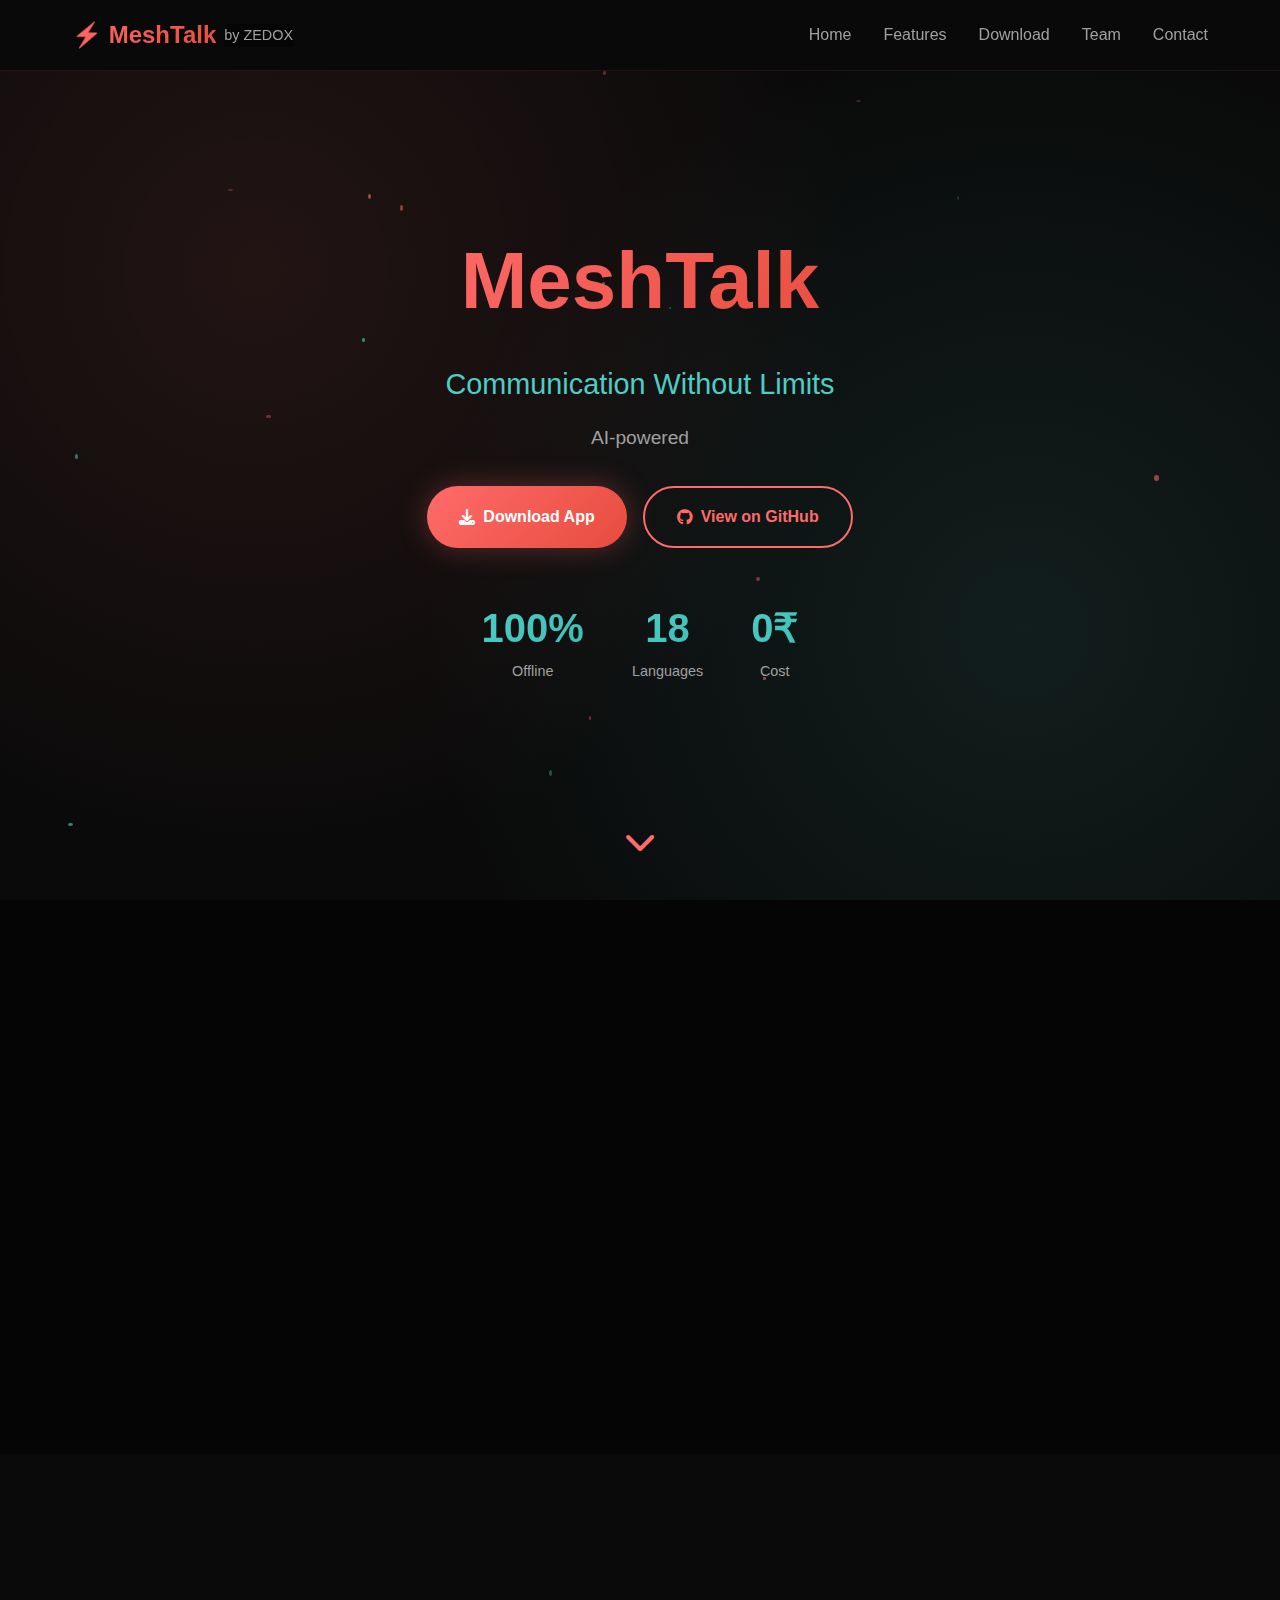
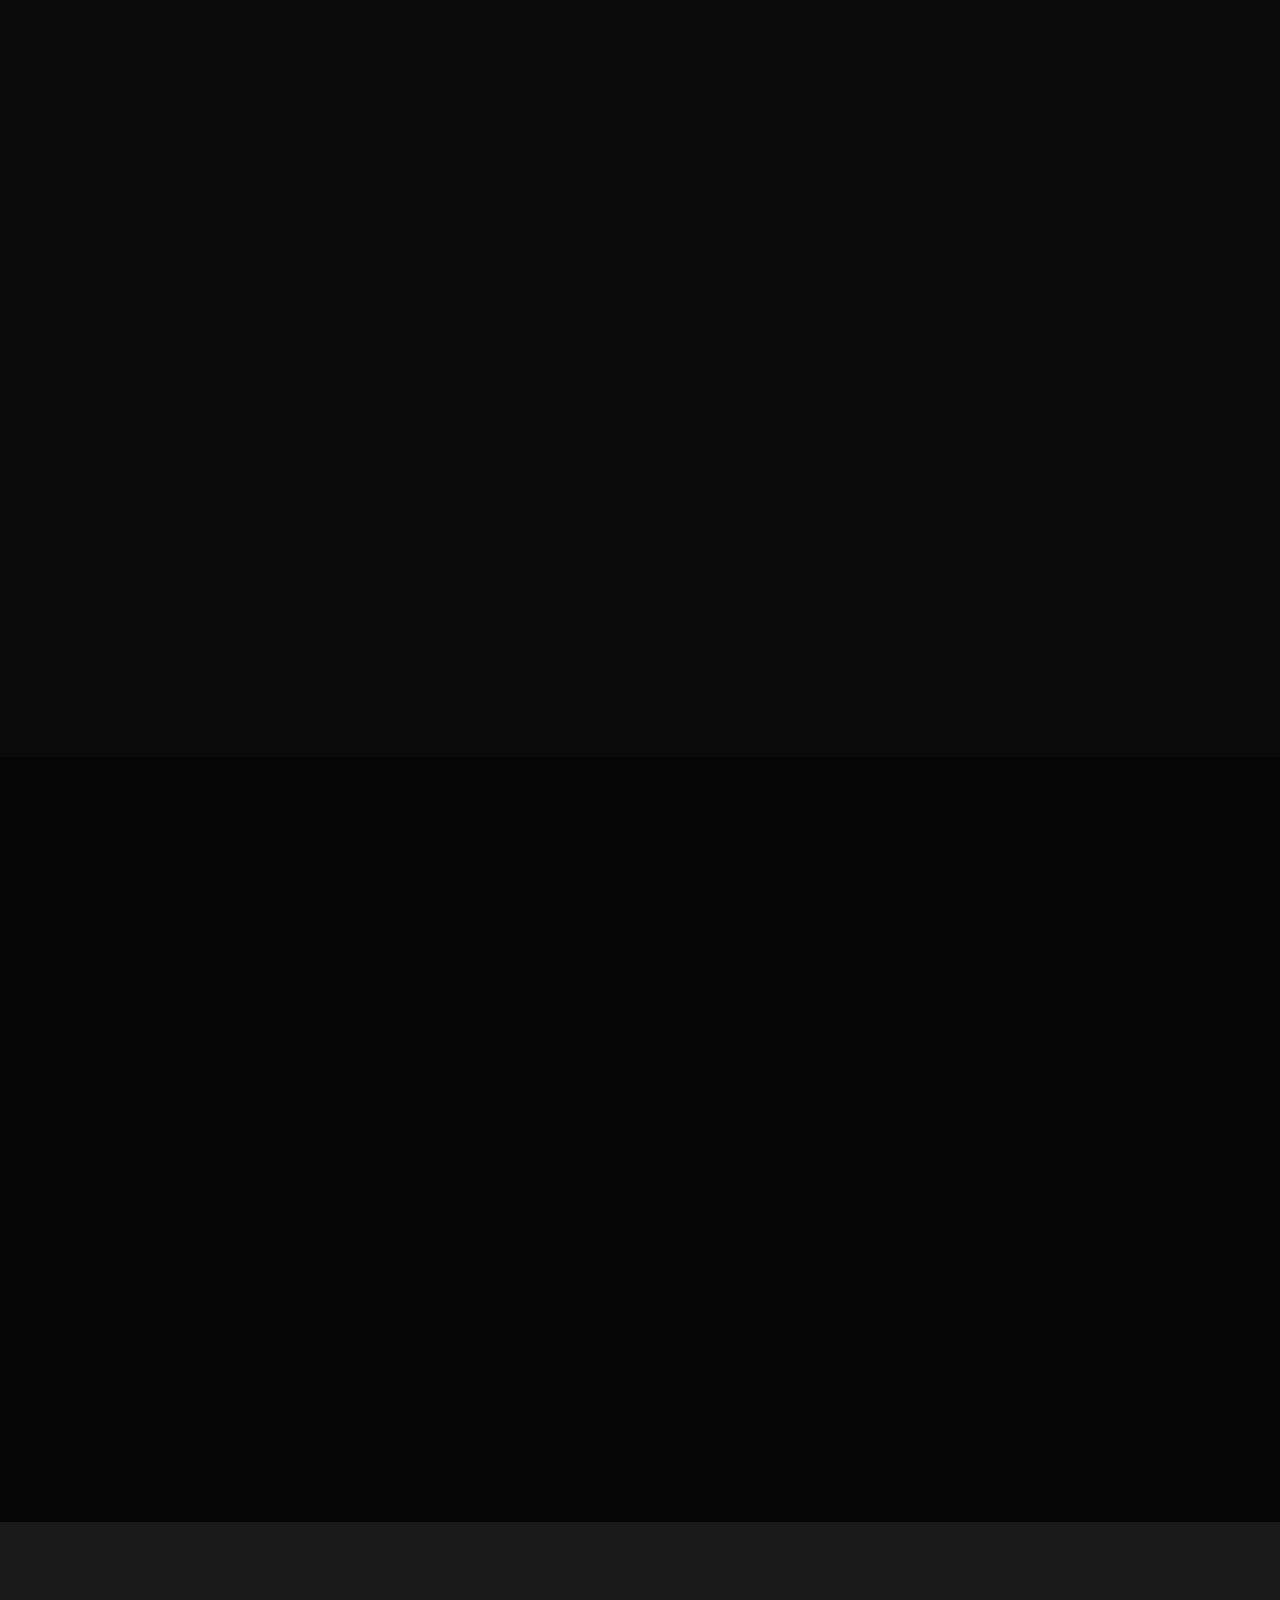
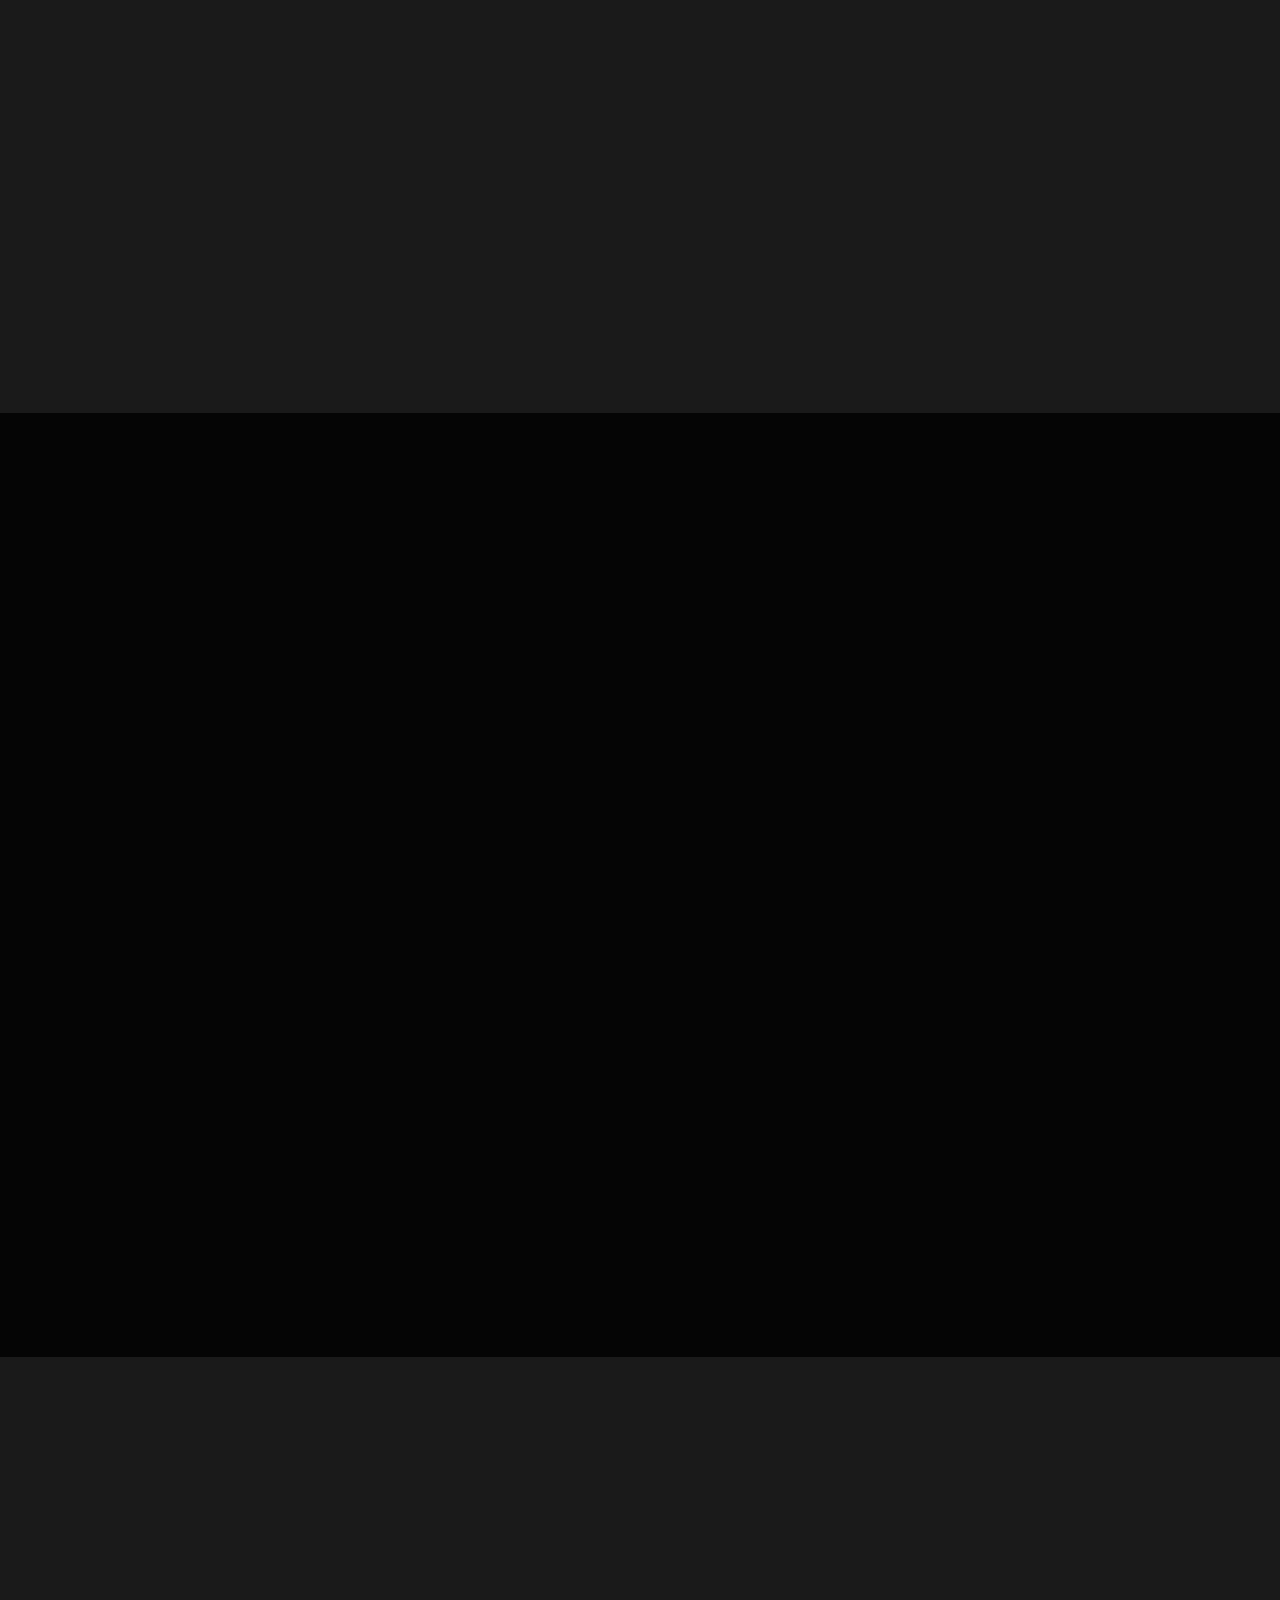
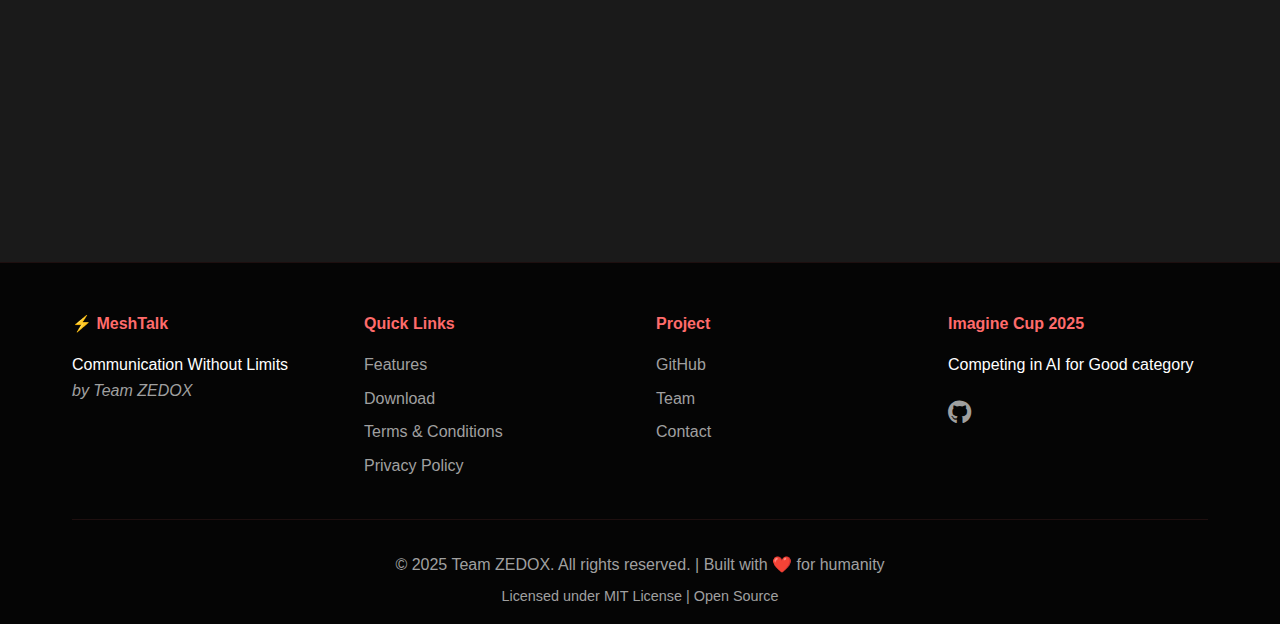
<file: docs/index.html>
<!DOCTYPE html>
<html lang="en">
<head>
    <meta charset="UTF-8">
    <meta name="viewport" content="width=device-width, initial-scale=1.0">
    <title>MeshTalk - Communication Without Limits | Team ZEDOX</title>
    <meta name="description" content="AI-powered offline mesh communication. Connect without internet using WiFi Direct and ML translation.">
    <link rel="stylesheet" href="css/style.css?v=3">
    <link rel="stylesheet" href="https://cdnjs.cloudflare.com/ajax/libs/font-awesome/6.4.0/css/all.min.css">
</head>
<body>
    <!-- Navigation -->
    <nav class="navbar">
        <div class="container">
            <div class="nav-brand">
                <span class="logo">⚡ MeshTalk</span>
                <span class="team">by ZEDOX</span>
            </div>
            <ul class="nav-menu" id="navMenu">
                <li><a href="#home" class="nav-link">Home</a></li>
                <li><a href="#features" class="nav-link">Features</a></li>
                <li><a href="#download" class="nav-link">Download</a></li>
                <li><a href="#team" class="nav-link">Team</a></li>
                <li><a href="#contact" class="nav-link">Contact</a></li>
            </ul>
            <div class="hamburger" id="hamburger">
                <span></span>
                <span></span>
                <span></span>
            </div>
        </div>
    </nav>

    <!-- Hero Section -->
    <section id="home" class="hero">
        <div class="hero-particles"></div>
        <div class="container">
            <div class="hero-content fade-in">
                <h1 class="glitch" data-text="MeshTalk">MeshTalk</h1>
                <p class="hero-subtitle">Communication Without Limits</p>
                <p class="hero-description">AI-powered offline mesh networking. Connect without internet, translate in real-time, stay safe in emergencies.</p>
                <div class="hero-buttons">
                    <a href="#download" class="btn btn-primary">
                        <i class="fas fa-download"></i> Download App
                    </a>
                    <a href="https://github.com/ybsolanki/zedox-mashtalk" class="btn btn-secondary" target="_blank">
                        <i class="fab fa-github"></i> View on GitHub
                    </a>
                </div>
                <div class="hero-stats">
                    <div class="stat">
                        <span class="stat-number">100%</span>
                        <span class="stat-label">Offline</span>
                    </div>
                    <div class="stat">
                        <span class="stat-number">50+</span>
                        <span class="stat-label">Languages</span>
                    </div>
                    <div class="stat">
                        <span class="stat-number">0₹</span>
                        <span class="stat-label">Cost</span>
                    </div>
                </div>
            </div>
        </div>
        <div class="scroll-indicator">
            <i class="fas fa-chevron-down"></i>
        </div>
    </section>

    <!-- Problem Section -->
    <section class="problem">
        <div class="container">
            <h2 class="section-title" data-aos="fade-up">The Global Challenge</h2>
            <div class="problem-grid">
                <div class="problem-card" data-aos="fade-up" data-aos-delay="100">
                    <div class="problem-icon">🌍</div>
                    <h3>3 Billion</h3>
                    <p>People lack reliable internet access</p>
                </div>
                <div class="problem-card" data-aos="fade-up" data-aos-delay="200">
                    <div class="problem-icon">🚨</div>
                    <h3>100+ Million</h3>
                    <p>Affected by disasters annually</p>
                </div>
                <div class="problem-card" data-aos="fade-up" data-aos-delay="300">
                    <div class="problem-icon">🗣️</div>
                    <h3>Language Barriers</h3>
                    <p>Prevent life-saving communication</p>
                </div>
            </div>
        </div>
    </section>

    <!-- Features Section -->
    <section id="features" class="features">
        <div class="container">
            <h2 class="section-title" data-aos="fade-up">Revolutionary Features</h2>
            <div class="features-grid">
                <div class="feature-card" data-aos="zoom-in" data-aos-delay="100">
                    <div class="feature-icon">
                        <i class="fas fa-wifi"></i>
                    </div>
                    <h3>100% Offline</h3>
                    <p>No internet? No problem. MeshTalk works anywhere, anytime using WiFi Direct technology.</p>
                </div>
                <div class="feature-card" data-aos="zoom-in" data-aos-delay="200">
                    <div class="feature-icon">
                        <i class="fas fa-language"></i>
                    </div>
                    <h3>AI Translation</h3>
                    <p>Real-time translation in 50+ languages, powered by on-device Google ML Kit.</p>
                </div>
                <div class="feature-card" data-aos="zoom-in" data-aos-delay="300">
                    <div class="feature-icon">
                        <i class="fas fa-exclamation-triangle"></i>
                    </div>
                    <h3>Emergency Detection</h3>
                    <p>AI automatically identifies and prioritizes urgent messages across all languages.</p>
                </div>
                <div class="feature-card" data-aos="zoom-in" data-aos-delay="400">
                    <div class="feature-icon">
                        <i class="fas fa-network-wired"></i>
                    </div>
                    <h3>Mesh Network</h3>
                    <p>Messages hop through unlimited devices, extending range infinitely.</p>
                </div>
                <div class="feature-card" data-aos="zoom-in" data-aos-delay="500">
                    <div class="feature-icon">
                        <i class="fas fa-shield-alt"></i>
                    </div>
                    <h3>Privacy First</h3>
                    <p>All data stays on your device. No servers, no tracking, complete privacy.</p>
                </div>
                <div class="feature-card" data-aos="zoom-in" data-aos-delay="600">
                    <div class="feature-icon">
                        <i class="fas fa-battery-three-quarters"></i>
                    </div>
                    <h3>Battery Optimized</h3>
                    <p>Efficient power management ensures hours of continuous communication.</p>
                </div>
            </div>
        </div>
    </section>

    <!-- How It Works -->
    <section class="how-it-works">
        <div class="container">
            <h2 class="section-title" data-aos="fade-up">How It Works</h2>
            <div class="timeline">
                <div class="timeline-item" data-aos="fade-right">
                    <div class="timeline-number">1</div>
                    <div class="timeline-content">
                        <h3>Discover Devices</h3>
                        <p>Open MeshTalk and automatically discover nearby phones (50-200m range)</p>
                    </div>
                </div>
                <div class="timeline-item" data-aos="fade-left">
                    <div class="timeline-number">2</div>
                    <div class="timeline-content">
                        <h3>Connect Instantly</h3>
                        <p>Tap a device to connect via WiFi Direct - no internet needed</p>
                    </div>
                </div>
                <div class="timeline-item" data-aos="fade-right">
                    <div class="timeline-number">3</div>
                    <div class="timeline-content">
                        <h3>Send Messages</h3>
                        <p>Type in your language, AI translates instantly for the receiver</p>
                    </div>
                </div>
                <div class="timeline-item" data-aos="fade-left">
                    <div class="timeline-number">4</div>
                    <div class="timeline-content">
                        <h3>Mesh Magic</h3>
                        <p>Messages automatically route through connected devices, extending your reach</p>
                    </div>
                </div>
            </div>
        </div>
    </section>

    <!-- Download Section -->
    <section id="download" class="download">
        <div class="container">
            <h2 class="section-title" data-aos="fade-up">Download MeshTalk</h2>
            <div class="download-content" data-aos="zoom-in">
                <div class="download-info">
                    <h3>Get Started Today</h3>
                    <p>Available for Android 5.0 and above</p>
                    <ul class="download-features">
                        <li><i class="fas fa-check"></i> 100% Free Forever</li>
                        <li><i class="fas fa-check"></i> No Ads, No Tracking</li>
                        <li><i class="fas fa-check"></i> Open Source</li>
                        <li><i class="fas fa-check"></i> Regular Updates</li>
                    </ul>
                </div>
                <div class="download-buttons">
                    <button class="btn btn-download" id="downloadBtn">
                        <i class="fab fa-android"></i>
                        <div>
                            <span class="btn-small">Download for</span>
                            <span class="btn-large">Android</span>
                        </div>
                    </button>
                    <p class="download-note">Coming Soon - Currently in Beta (Imagine Cup 2025)</p>
                    <div class="download-links">
                        <a href="terms.html" class="download-link">Terms & Conditions</a>
                        <span>•</span>
                        <a href="privacy.html" class="download-link">Privacy Policy</a>
                    </div>
                </div>
            </div>
        </div>
    </section>

    <!-- Team Section -->
    <section id="team" class="team">
        <div class="container">
            <h2 class="section-title" data-aos="fade-up">Team ZEDOX</h2>
            <p class="section-subtitle" data-aos="fade-up">Four passionate developers on a mission</p>
            <div class="team-grid">
                <div class="team-card" data-aos="flip-left" data-aos-delay="100">
                    <div class="team-avatar">
                        <i class="fas fa-user-tie"></i>
                    </div>
                    <h3>ybsolanki</h3>
                    <p class="team-role">Project Lead & AI Integration</p>
                    <p class="team-desc">Leading development, ML Kit integration, and team coordination</p>
                    <div class="team-social">
                        <a href="https://github.com/ybsolanki" target="_blank"><i class="fab fa-github"></i></a>
                    </div>
                </div>
                <div class="team-card" data-aos="flip-left" data-aos-delay="200">
                    <div class="team-avatar">
                        <i class="fas fa-palette"></i>
                    </div>
                    <h3>Meet</h3>
                    <p class="team-role">Frontend Developer</p>
                    <p class="team-desc">UI/UX design, website development, and visual identity</p>
                </div>
                <div class="team-card" data-aos="flip-left" data-aos-delay="300">
                    <div class="team-avatar">
                        <i class="fas fa-code"></i>
                    </div>
                    <h3>Shubh</h3>
                    <p class="team-role">Technical Architect</p>
                    <p class="team-desc">WiFi Direct implementation, mesh networking, and device testing</p>
                </div>
                <div class="team-card" data-aos="flip-left" data-aos-delay="400">
                    <div class="team-avatar">
                        <i class="fas fa-check-circle"></i>
                    </div>
                    <h3>Manish</h3>
                    <p class="team-role">QA & Content Lead</p>
                    <p class="team-desc">Quality assurance, demo videos, and documentation</p>
                </div>
            </div>
            <div class="team-motto" data-aos="fade-up">
                <h3>⚡ ZEDOX - Innovation Without Limits ⚡</h3>
                <p>Building technology that connects people when traditional infrastructure fails</p>
            </div>
        </div>
    </section>

    <!-- Contact Section -->
    <section id="contact" class="contact">
        <div class="container">
            <h2 class="section-title" data-aos="fade-up">Get In Touch</h2>
            <div class="contact-content">
                <div class="contact-info" data-aos="fade-right">
                    <h3>Let's Connect</h3>
                    <p>Interested in partnerships, collaborations, or have questions?</p>
                    <div class="contact-items">
                        <div class="contact-item">
                            <i class="fas fa-envelope"></i>
                            <span>team@zedox.dev</span>
                        </div>
                        <div class="contact-item">
                            <i class="fab fa-github"></i>
                            <a href="https://github.com/ybsolanki/zedox-mashtalk" target="_blank">GitHub Repository</a>
                        </div>
                        <div class="contact-item">
                            <i class="fas fa-trophy"></i>
                            <span>Imagine Cup 2025 Participant</span>
                        </div>
                    </div>
                </div>
            </div>
        </div>
    </section>

    <!-- Footer -->
    <footer class="footer">
        <div class="container">
            <div class="footer-content">
                <div class="footer-section">
                    <h4>⚡ MeshTalk</h4>
                    <p>Communication Without Limits</p>
                    <p class="footer-tagline">by Team ZEDOX</p>
                </div>
                <div class="footer-section">
                    <h4>Quick Links</h4>
                    <ul>
                        <li><a href="#features">Features</a></li>
                        <li><a href="#download">Download</a></li>
                        <li><a href="terms.html">Terms & Conditions</a></li>
                        <li><a href="privacy.html">Privacy Policy</a></li>
                    </ul>
                </div>
                <div class="footer-section">
                    <h4>Project</h4>
                    <ul>
                        <li><a href="https://github.com/ybsolanki/zedox-mashtalk" target="_blank">GitHub</a></li>
                        <li><a href="#team">Team</a></li>
                        <li><a href="#contact">Contact</a></li>
                    </ul>
                </div>
                <div class="footer-section">
                    <h4>Imagine Cup 2025</h4>
                    <p>Competing in AI for Good category</p>
                    <div class="footer-social">
                        <a href="https://github.com/ybsolanki/zedox-mashtalk" target="_blank"><i class="fab fa-github"></i></a>
                    </div>
                </div>
            </div>
            <div class="footer-bottom">
                <p>&copy; 2025 Team ZEDOX. All rights reserved. | Built with ❤️ for humanity</p>
                <p class="footer-license">Licensed under MIT License | Open Source</p>
            </div>
        </div>
    </footer>

    <!-- Scripts -->
    <script src="js/script.js?v=3"></script>
</body>
</html>
</file>
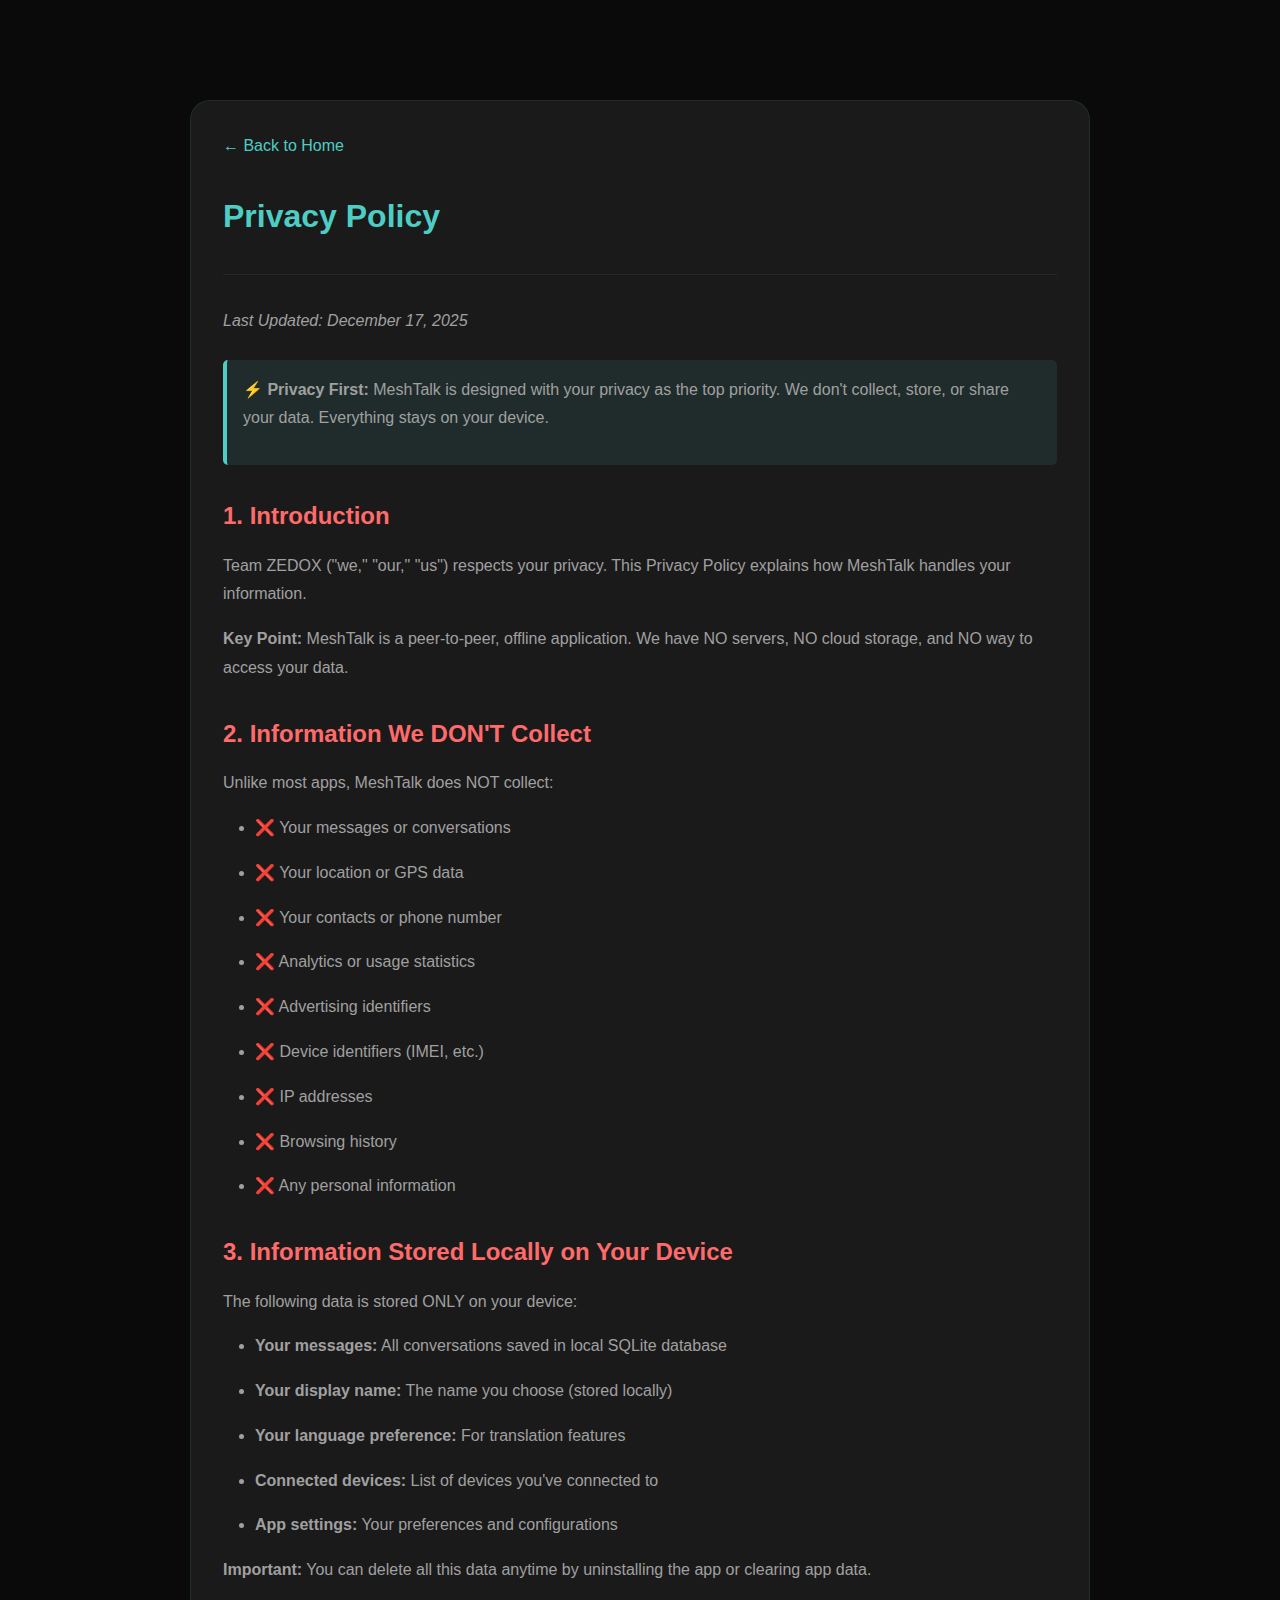
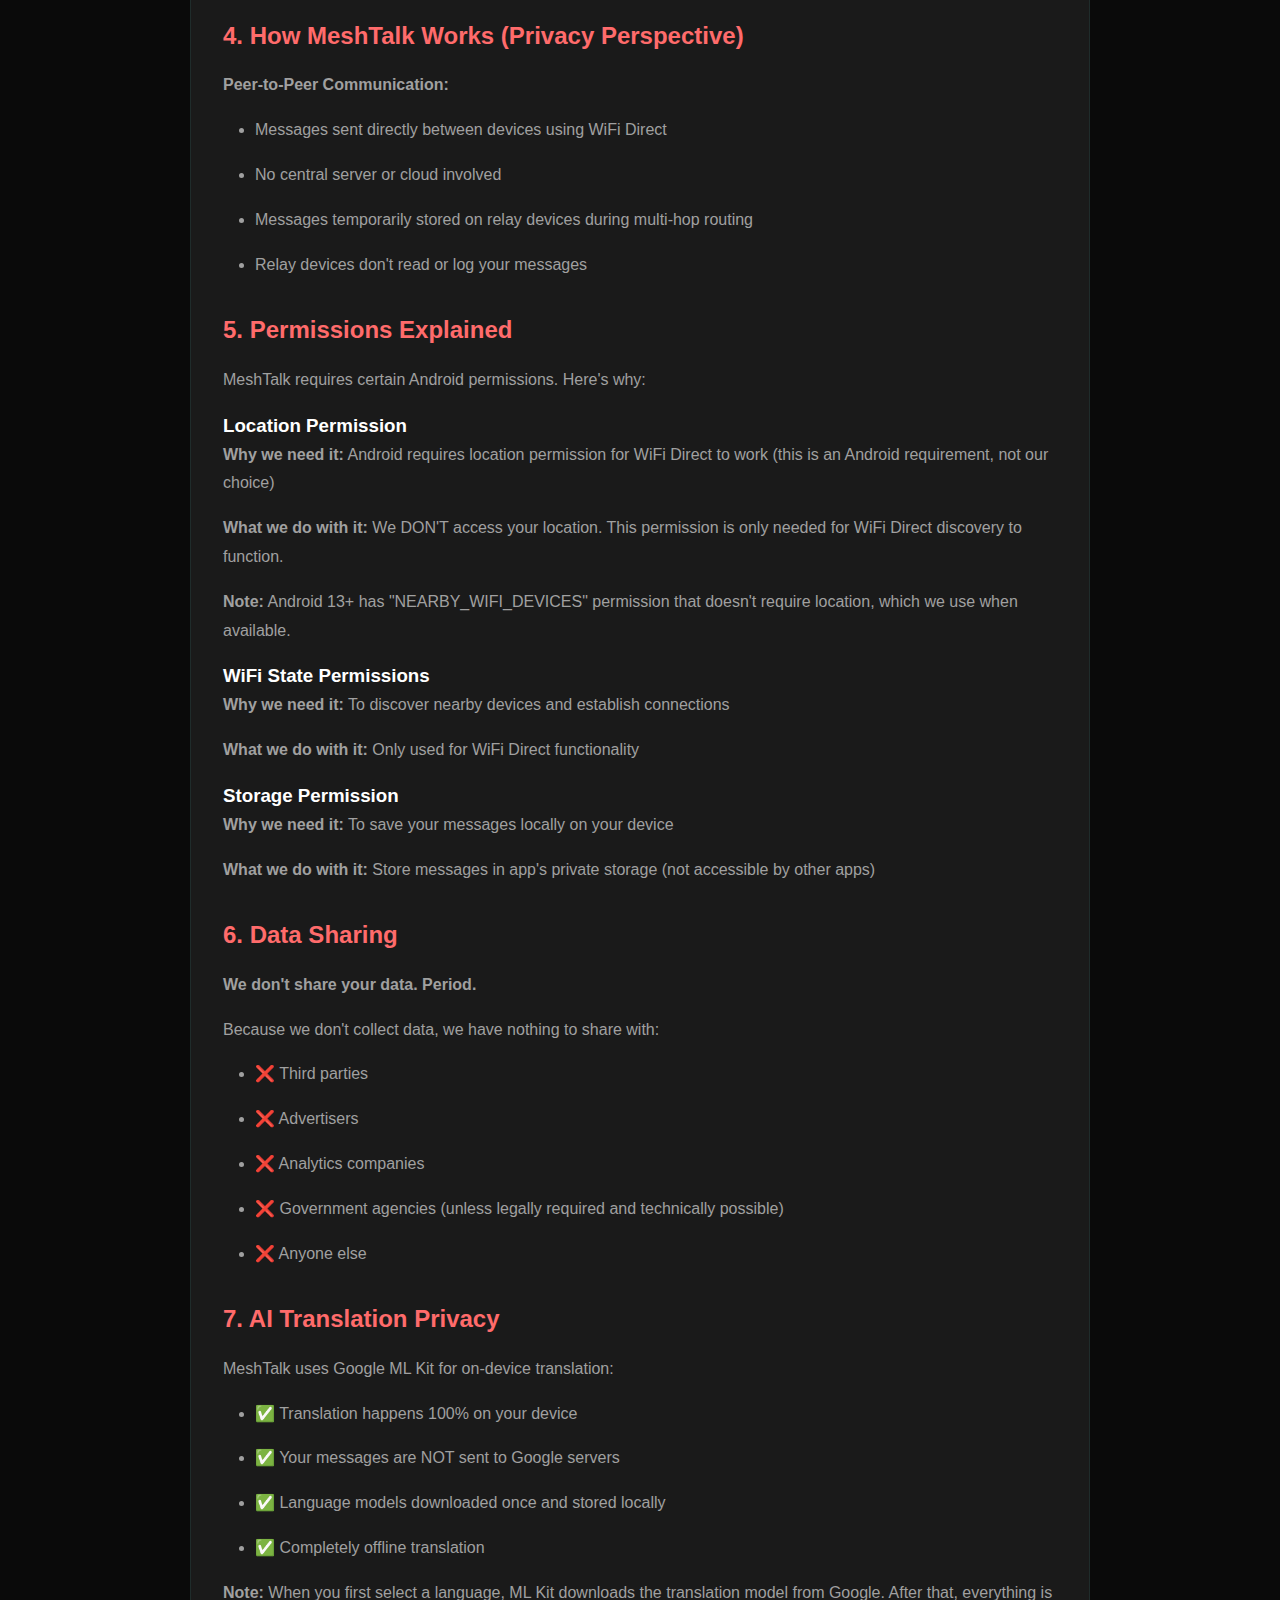
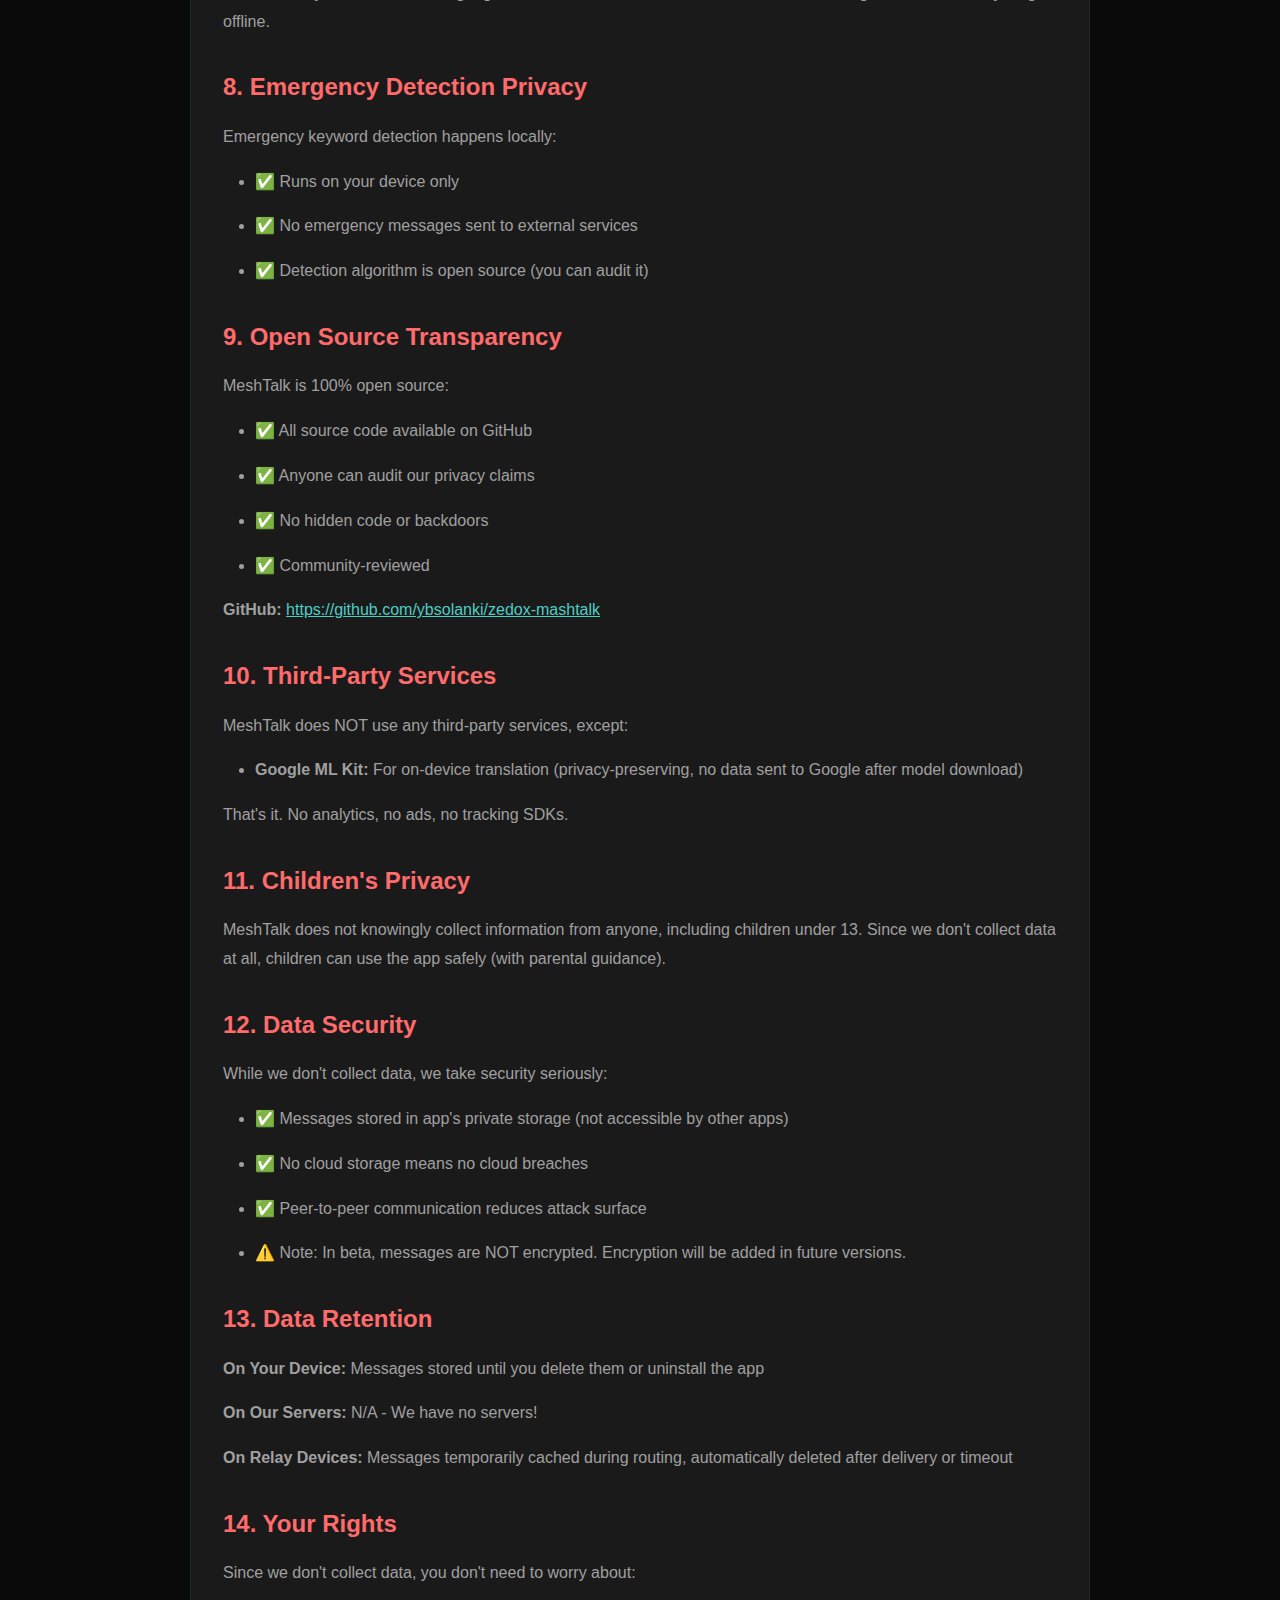
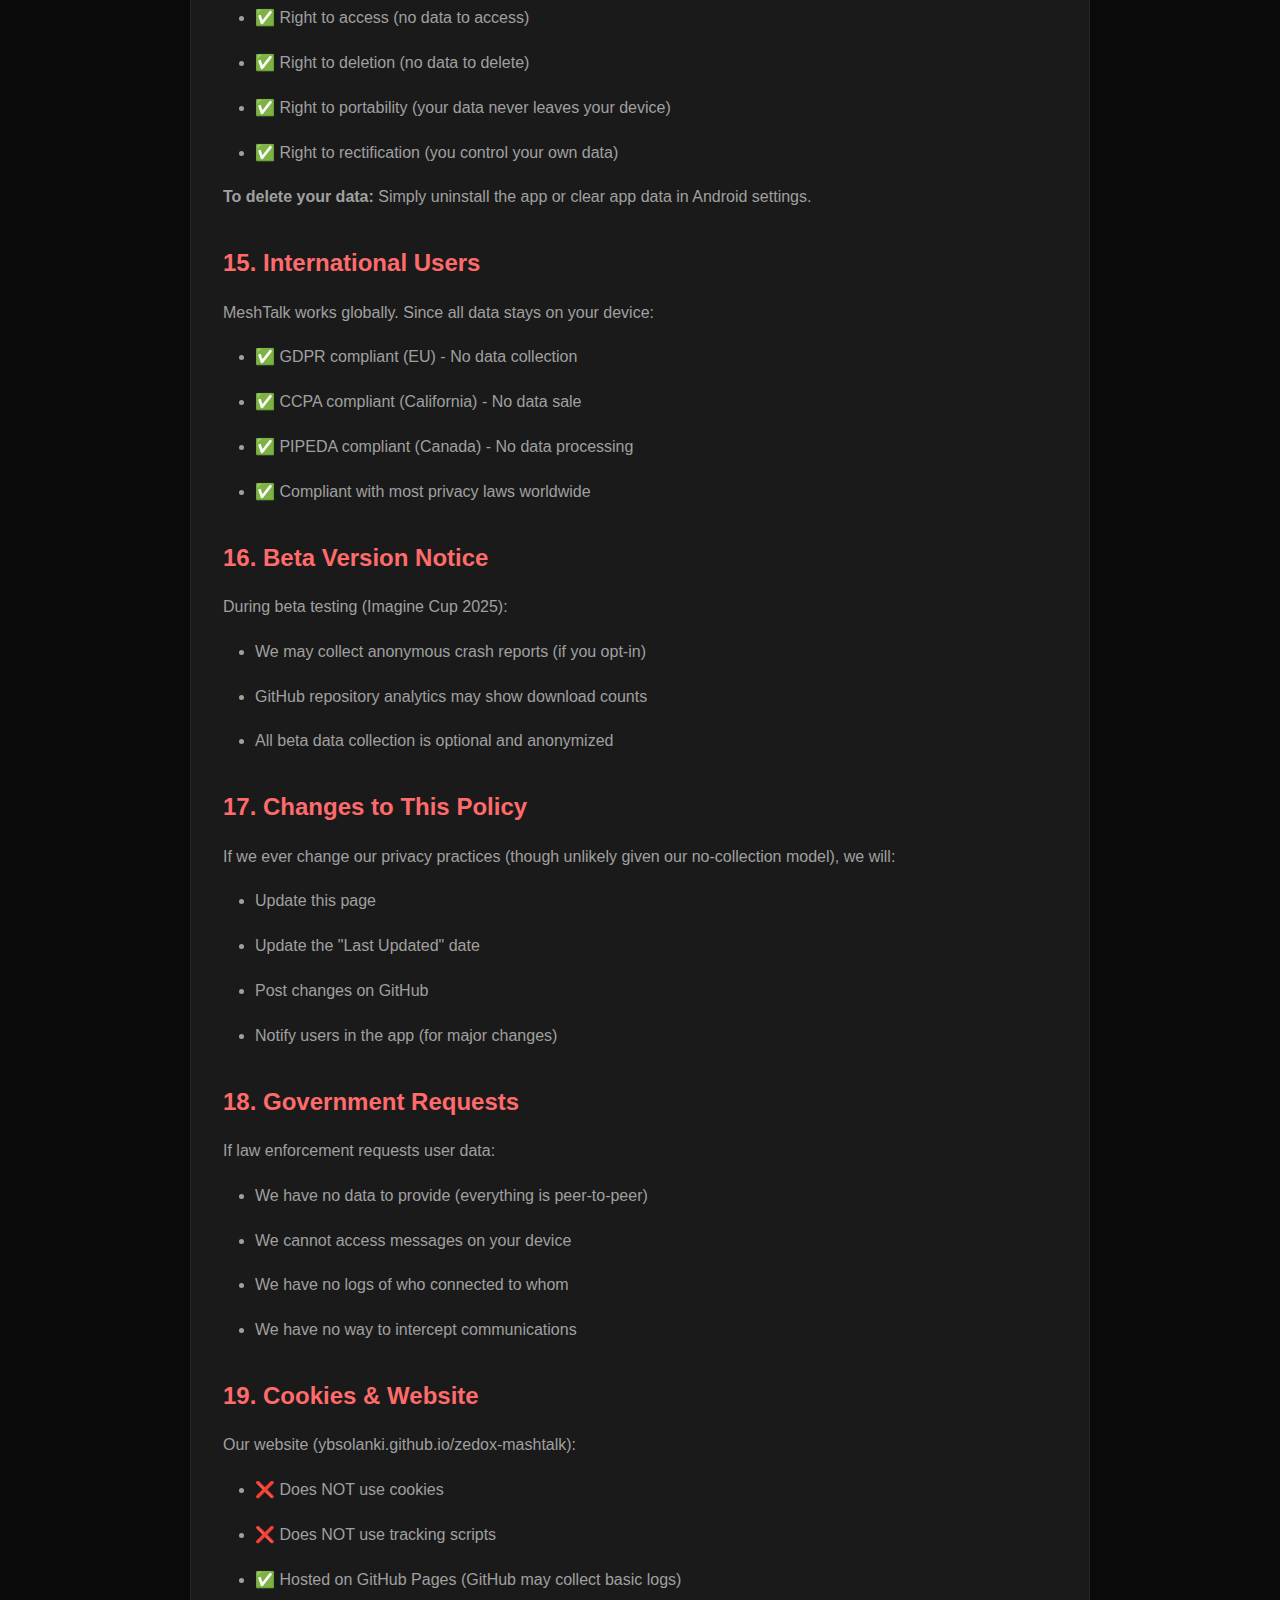
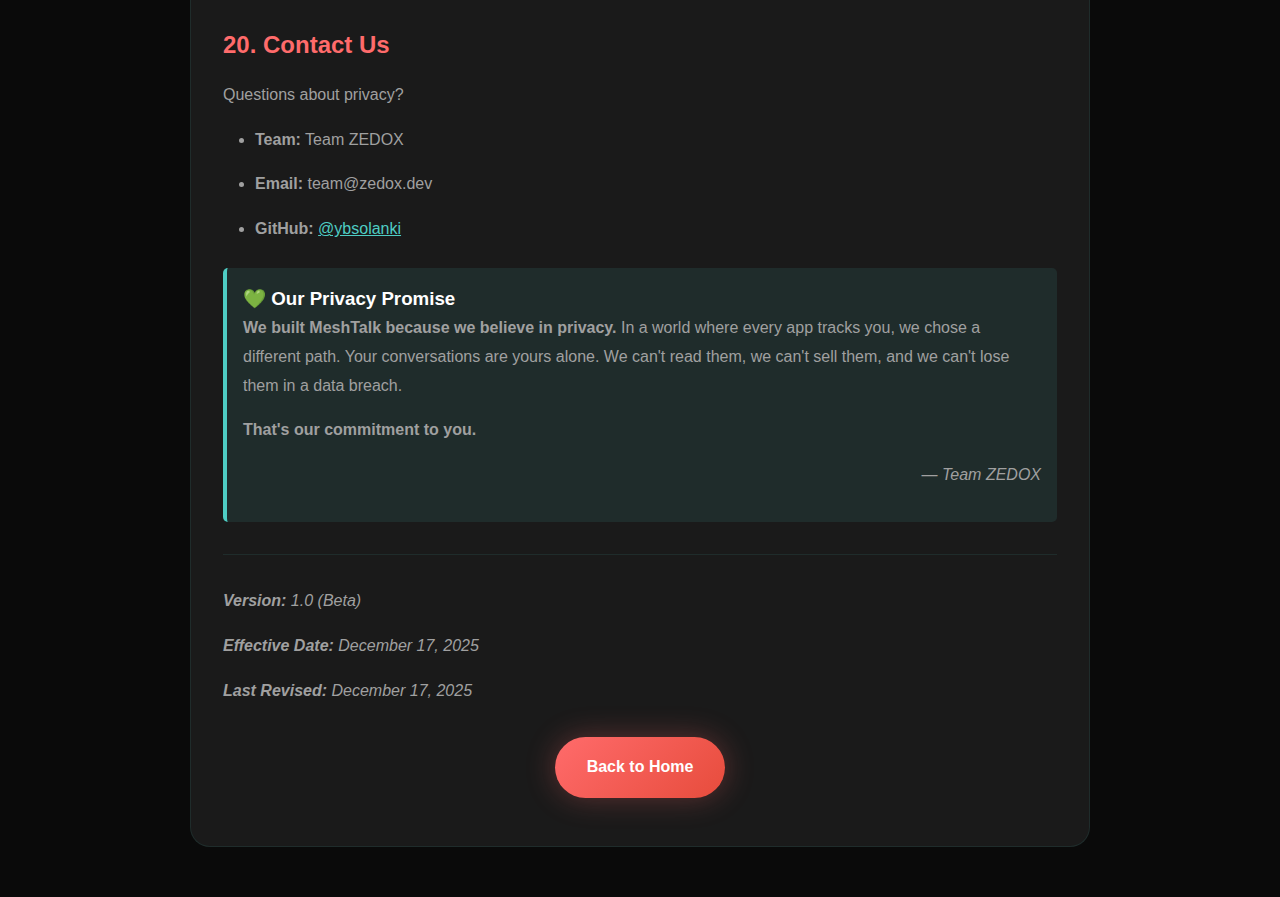
<file: docs/privacy.html>
<!DOCTYPE html>
<html lang="en">
<head>
    <meta charset="UTF-8">
    <meta name="viewport" content="width=device-width, initial-scale=1.0">
    <title>Privacy Policy - MeshTalk</title>
    <link rel="stylesheet" href="css/style.css">
    <style>
        .legal-page {
            max-width: 900px;
            margin: 100px auto 50px;
            padding: 2rem;
            background: var(--card-bg);
            border-radius: 20px;
            border: 1px solid rgba(78, 205, 196, 0.1);
        }
        .legal-page h1 {
            color: var(--secondary-color);
            margin-bottom: 1rem;
        }
        .legal-page h2 {
            color: var(--primary-color);
            margin-top: 2rem;
            margin-bottom: 1rem;
        }
        .legal-page p, .legal-page li {
            color: var(--text-secondary);
            line-height: 1.8;
            margin-bottom: 1rem;
        }
        .legal-page ul {
            margin-left: 2rem;
        }
        .back-link {
            display: inline-block;
            margin-bottom: 2rem;
            color: var(--secondary-color);
            text-decoration: none;
        }
        .back-link:hover {
            text-decoration: underline;
        }
        .highlight-box {
            background: rgba(78, 205, 196, 0.1);
            border-left: 4px solid var(--secondary-color);
            padding: 1rem;
            margin: 1.5rem 0;
            border-radius: 5px;
        }
        .last-updated {
            font-style: italic;
            color: var(--text-secondary);
            margin-top: 2rem;
            padding-top: 2rem;
            border-top: 1px solid rgba(78, 205, 196, 0.1);
        }
    </style>
</head>
<body>
    <div class="legal-page container">
        <a href="index.html" class="back-link">← Back to Home</a>
        
        <h1>Privacy Policy</h1>
        <p class="last-updated">Last Updated: December 17, 2025</p>
        
        <div class="highlight-box">
            <p><strong>⚡ Privacy First:</strong> MeshTalk is designed with your privacy as the top priority. We don't collect, store, or share your data. Everything stays on your device.</p>
        </div>
        
        <h2>1. Introduction</h2>
        <p>Team ZEDOX ("we," "our," "us") respects your privacy. This Privacy Policy explains how MeshTalk handles your information.</p>
        <p><strong>Key Point:</strong> MeshTalk is a peer-to-peer, offline application. We have NO servers, NO cloud storage, and NO way to access your data.</p>
        
        <h2>2. Information We DON'T Collect</h2>
        <p>Unlike most apps, MeshTalk does NOT collect:</p>
        <ul>
            <li>❌ Your messages or conversations</li>
            <li>❌ Your location or GPS data</li>
            <li>❌ Your contacts or phone number</li>
            <li>❌ Analytics or usage statistics</li>
            <li>❌ Advertising identifiers</li>
            <li>❌ Device identifiers (IMEI, etc.)</li>
            <li>❌ IP addresses</li>
            <li>❌ Browsing history</li>
            <li>❌ Any personal information</li>
        </ul>
        
        <h2>3. Information Stored Locally on Your Device</h2>
        <p>The following data is stored ONLY on your device:</p>
        <ul>
            <li><strong>Your messages:</strong> All conversations saved in local SQLite database</li>
            <li><strong>Your display name:</strong> The name you choose (stored locally)</li>
            <li><strong>Your language preference:</strong> For translation features</li>
            <li><strong>Connected devices:</strong> List of devices you've connected to</li>
            <li><strong>App settings:</strong> Your preferences and configurations</li>
        </ul>
        <p><strong>Important:</strong> You can delete all this data anytime by uninstalling the app or clearing app data.</p>
        
        <h2>4. How MeshTalk Works (Privacy Perspective)</h2>
        <p><strong>Peer-to-Peer Communication:</strong></p>
        <ul>
            <li>Messages sent directly between devices using WiFi Direct</li>
            <li>No central server or cloud involved</li>
            <li>Messages temporarily stored on relay devices during multi-hop routing</li>
            <li>Relay devices don't read or log your messages</li>
        </ul>
        
        <h2>5. Permissions Explained</h2>
        <p>MeshTalk requires certain Android permissions. Here's why:</p>
        
        <h3>Location Permission</h3>
        <p><strong>Why we need it:</strong> Android requires location permission for WiFi Direct to work (this is an Android requirement, not our choice)</p>
        <p><strong>What we do with it:</strong> We DON'T access your location. This permission is only needed for WiFi Direct discovery to function.</p>
        <p><strong>Note:</strong> Android 13+ has "NEARBY_WIFI_DEVICES" permission that doesn't require location, which we use when available.</p>
        
        <h3>WiFi State Permissions</h3>
        <p><strong>Why we need it:</strong> To discover nearby devices and establish connections</p>
        <p><strong>What we do with it:</strong> Only used for WiFi Direct functionality</p>
        
        <h3>Storage Permission</h3>
        <p><strong>Why we need it:</strong> To save your messages locally on your device</p>
        <p><strong>What we do with it:</strong> Store messages in app's private storage (not accessible by other apps)</p>
        
        <h2>6. Data Sharing</h2>
        <p><strong>We don't share your data. Period.</strong></p>
        <p>Because we don't collect data, we have nothing to share with:</p>
        <ul>
            <li>❌ Third parties</li>
            <li>❌ Advertisers</li>
            <li>❌ Analytics companies</li>
            <li>❌ Government agencies (unless legally required and technically possible)</li>
            <li>❌ Anyone else</li>
        </ul>
        
        <h2>7. AI Translation Privacy</h2>
        <p>MeshTalk uses Google ML Kit for on-device translation:</p>
        <ul>
            <li>✅ Translation happens 100% on your device</li>
            <li>✅ Your messages are NOT sent to Google servers</li>
            <li>✅ Language models downloaded once and stored locally</li>
            <li>✅ Completely offline translation</li>
        </ul>
        <p><strong>Note:</strong> When you first select a language, ML Kit downloads the translation model from Google. After that, everything is offline.</p>
        
        <h2>8. Emergency Detection Privacy</h2>
        <p>Emergency keyword detection happens locally:</p>
        <ul>
            <li>✅ Runs on your device only</li>
            <li>✅ No emergency messages sent to external services</li>
            <li>✅ Detection algorithm is open source (you can audit it)</li>
        </ul>
        
        <h2>9. Open Source Transparency</h2>
        <p>MeshTalk is 100% open source:</p>
        <ul>
            <li>✅ All source code available on GitHub</li>
            <li>✅ Anyone can audit our privacy claims</li>
            <li>✅ No hidden code or backdoors</li>
            <li>✅ Community-reviewed</li>
        </ul>
        <p><strong>GitHub:</strong> <a href="https://github.com/ybsolanki/zedox-mashtalk" style="color: var(--secondary-color);">https://github.com/ybsolanki/zedox-mashtalk</a></p>
        
        <h2>10. Third-Party Services</h2>
        <p>MeshTalk does NOT use any third-party services, except:</p>
        <ul>
            <li><strong>Google ML Kit:</strong> For on-device translation (privacy-preserving, no data sent to Google after model download)</li>
        </ul>
        <p>That's it. No analytics, no ads, no tracking SDKs.</p>
        
        <h2>11. Children's Privacy</h2>
        <p>MeshTalk does not knowingly collect information from anyone, including children under 13. Since we don't collect data at all, children can use the app safely (with parental guidance).</p>
        
        <h2>12. Data Security</h2>
        <p>While we don't collect data, we take security seriously:</p>
        <ul>
            <li>✅ Messages stored in app's private storage (not accessible by other apps)</li>
            <li>✅ No cloud storage means no cloud breaches</li>
            <li>✅ Peer-to-peer communication reduces attack surface</li>
            <li>⚠️ Note: In beta, messages are NOT encrypted. Encryption will be added in future versions.</li>
        </ul>
        
        <h2>13. Data Retention</h2>
        <p><strong>On Your Device:</strong> Messages stored until you delete them or uninstall the app</p>
        <p><strong>On Our Servers:</strong> N/A - We have no servers!</p>
        <p><strong>On Relay Devices:</strong> Messages temporarily cached during routing, automatically deleted after delivery or timeout</p>
        
        <h2>14. Your Rights</h2>
        <p>Since we don't collect data, you don't need to worry about:</p>
        <ul>
            <li>✅ Right to access (no data to access)</li>
            <li>✅ Right to deletion (no data to delete)</li>
            <li>✅ Right to portability (your data never leaves your device)</li>
            <li>✅ Right to rectification (you control your own data)</li>
        </ul>
        <p><strong>To delete your data:</strong> Simply uninstall the app or clear app data in Android settings.</p>
        
        <h2>15. International Users</h2>
        <p>MeshTalk works globally. Since all data stays on your device:</p>
        <ul>
            <li>✅ GDPR compliant (EU) - No data collection</li>
            <li>✅ CCPA compliant (California) - No data sale</li>
            <li>✅ PIPEDA compliant (Canada) - No data processing</li>
            <li>✅ Compliant with most privacy laws worldwide</li>
        </ul>
        
        <h2>16. Beta Version Notice</h2>
        <p>During beta testing (Imagine Cup 2025):</p>
        <ul>
            <li>We may collect anonymous crash reports (if you opt-in)</li>
            <li>GitHub repository analytics may show download counts</li>
            <li>All beta data collection is optional and anonymized</li>
        </ul>
        
        <h2>17. Changes to This Policy</h2>
        <p>If we ever change our privacy practices (though unlikely given our no-collection model), we will:</p>
        <ul>
            <li>Update this page</li>
            <li>Update the "Last Updated" date</li>
            <li>Post changes on GitHub</li>
            <li>Notify users in the app (for major changes)</li>
        </ul>
        
        <h2>18. Government Requests</h2>
        <p>If law enforcement requests user data:</p>
        <ul>
            <li>We have no data to provide (everything is peer-to-peer)</li>
            <li>We cannot access messages on your device</li>
            <li>We have no logs of who connected to whom</li>
            <li>We have no way to intercept communications</li>
        </ul>
        
        <h2>19. Cookies & Website</h2>
        <p>Our website (ybsolanki.github.io/zedox-mashtalk):</p>
        <ul>
            <li>❌ Does NOT use cookies</li>
            <li>❌ Does NOT use tracking scripts</li>
            <li>✅ Hosted on GitHub Pages (GitHub may collect basic logs)</li>
        </ul>
        
        <h2>20. Contact Us</h2>
        <p>Questions about privacy?</p>
        <ul>
            <li><strong>Team:</strong> Team ZEDOX</li>
            <li><strong>Email:</strong> team@zedox.dev</li>
            <li><strong>GitHub:</strong> <a href="https://github.com/ybsolanki" style="color: var(--secondary-color);">@ybsolanki</a></li>
        </ul>
        
        <div class="highlight-box">
            <h3>💚 Our Privacy Promise</h3>
            <p><strong>We built MeshTalk because we believe in privacy.</strong> In a world where every app tracks you, we chose a different path. Your conversations are yours alone. We can't read them, we can't sell them, and we can't lose them in a data breach.</p>
            <p><strong>That's our commitment to you.</strong></p>
            <p style="text-align: right; margin-top: 1rem;"><em>— Team ZEDOX</em></p>
        </div>
        
        <div class="last-updated">
            <p><strong>Version:</strong> 1.0 (Beta)</p>
            <p><strong>Effective Date:</strong> December 17, 2025</p>
            <p><strong>Last Revised:</strong> December 17, 2025</p>
        </div>
        
        <p style="margin-top: 2rem; text-align: center;">
            <a href="index.html" class="btn btn-primary">Back to Home</a>
        </p>
    </div>
</body>
</html>
</file>
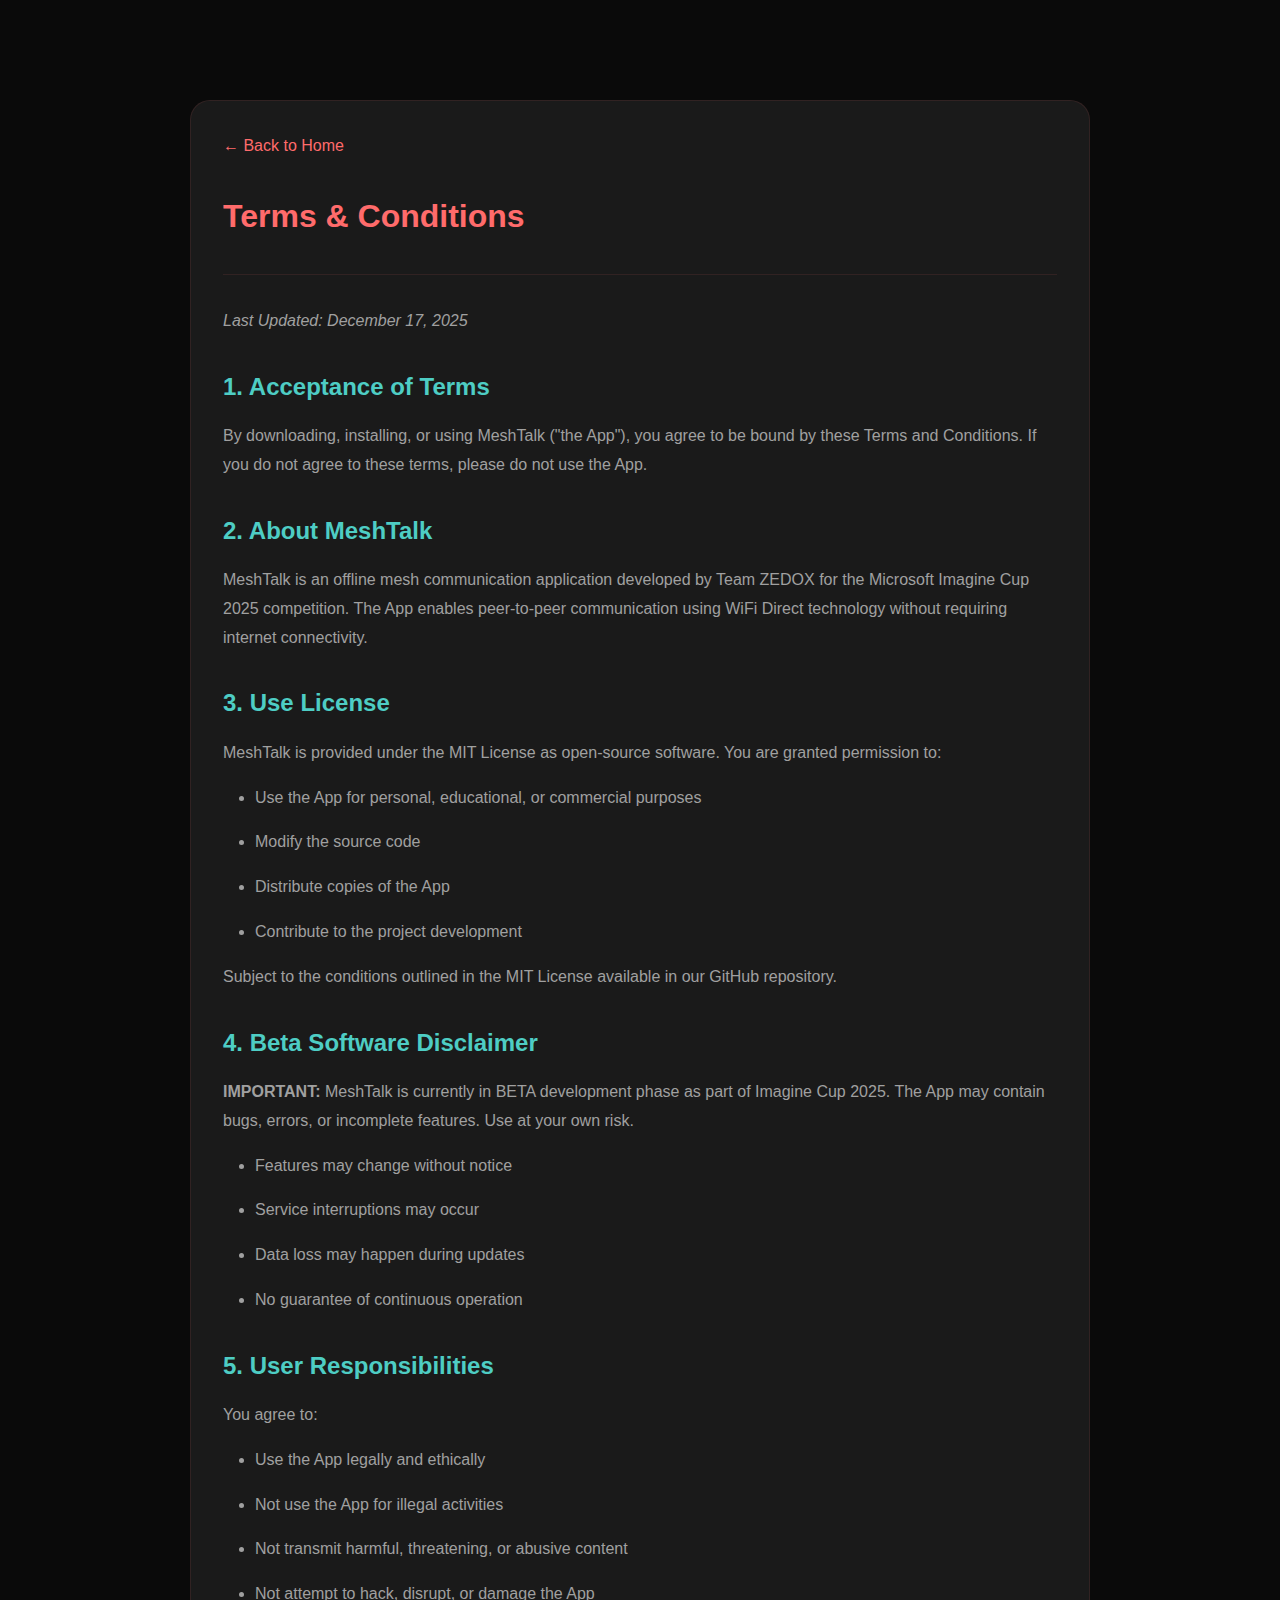
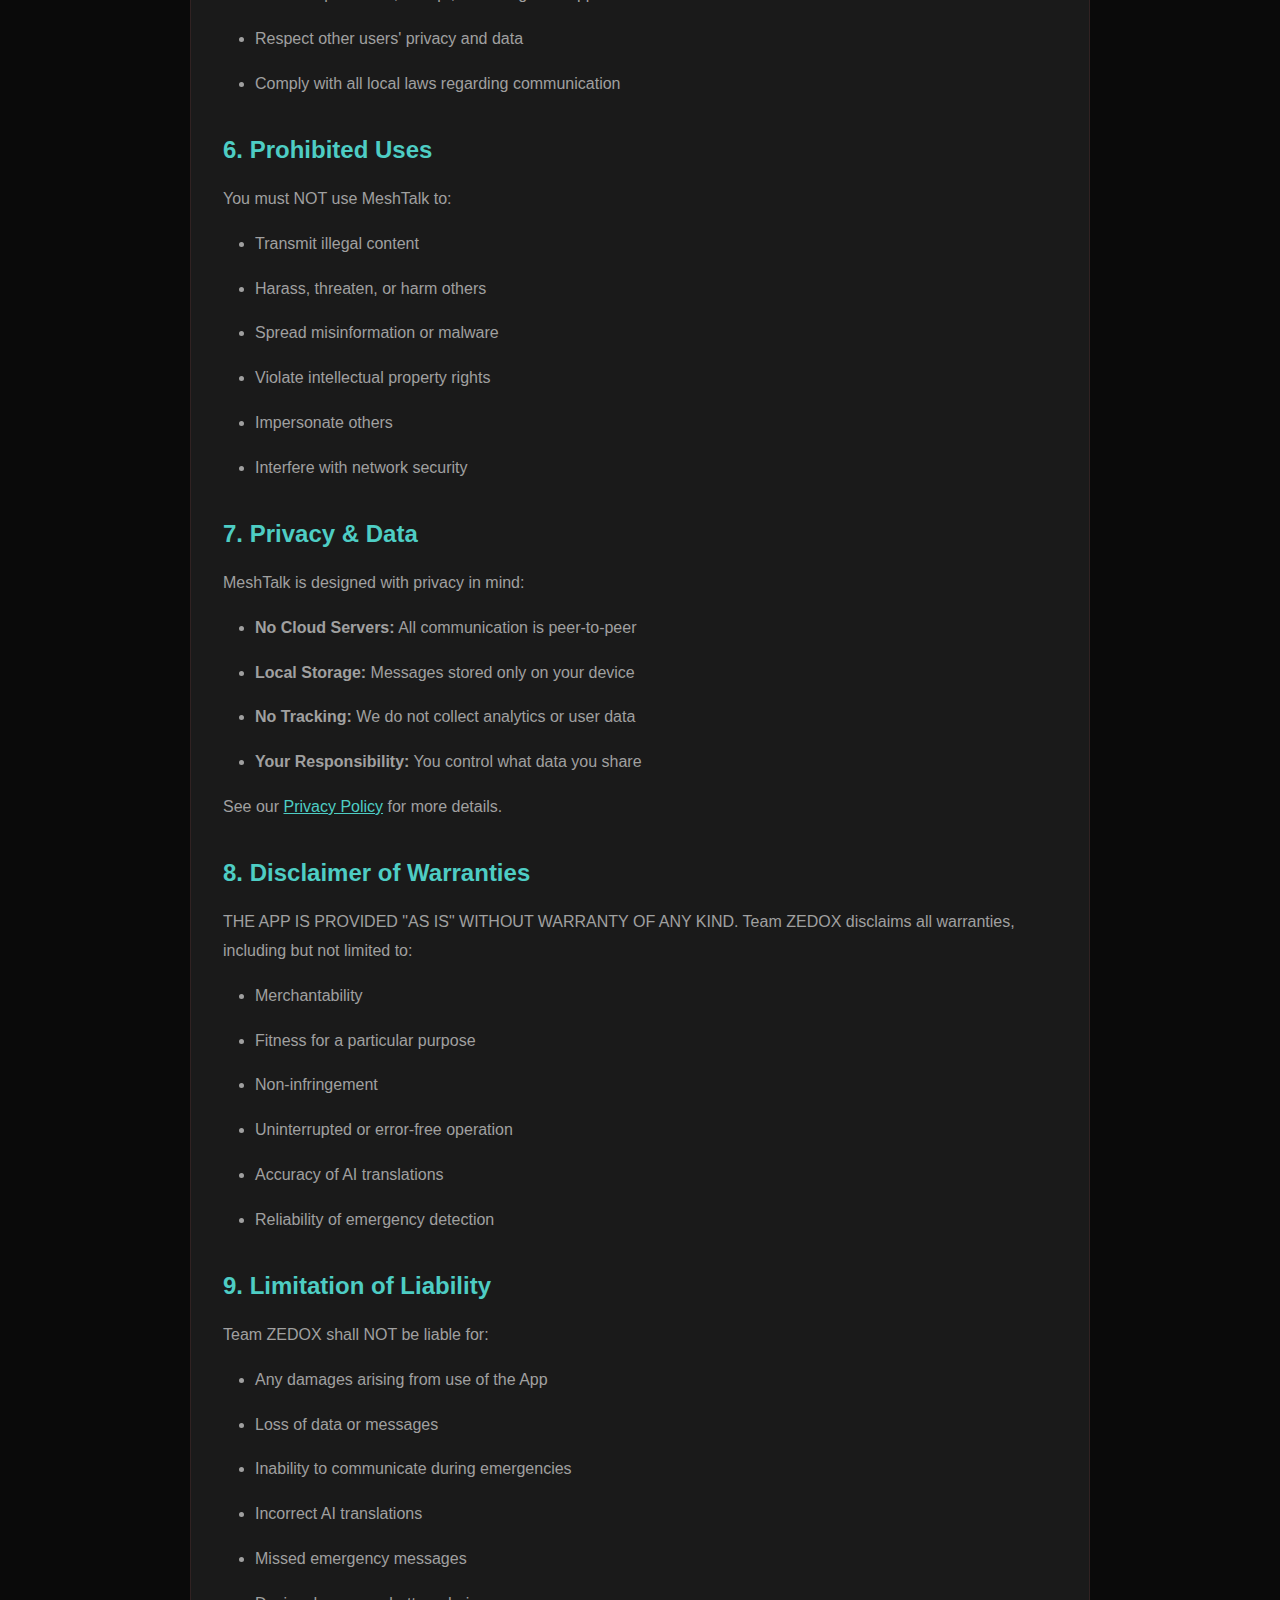
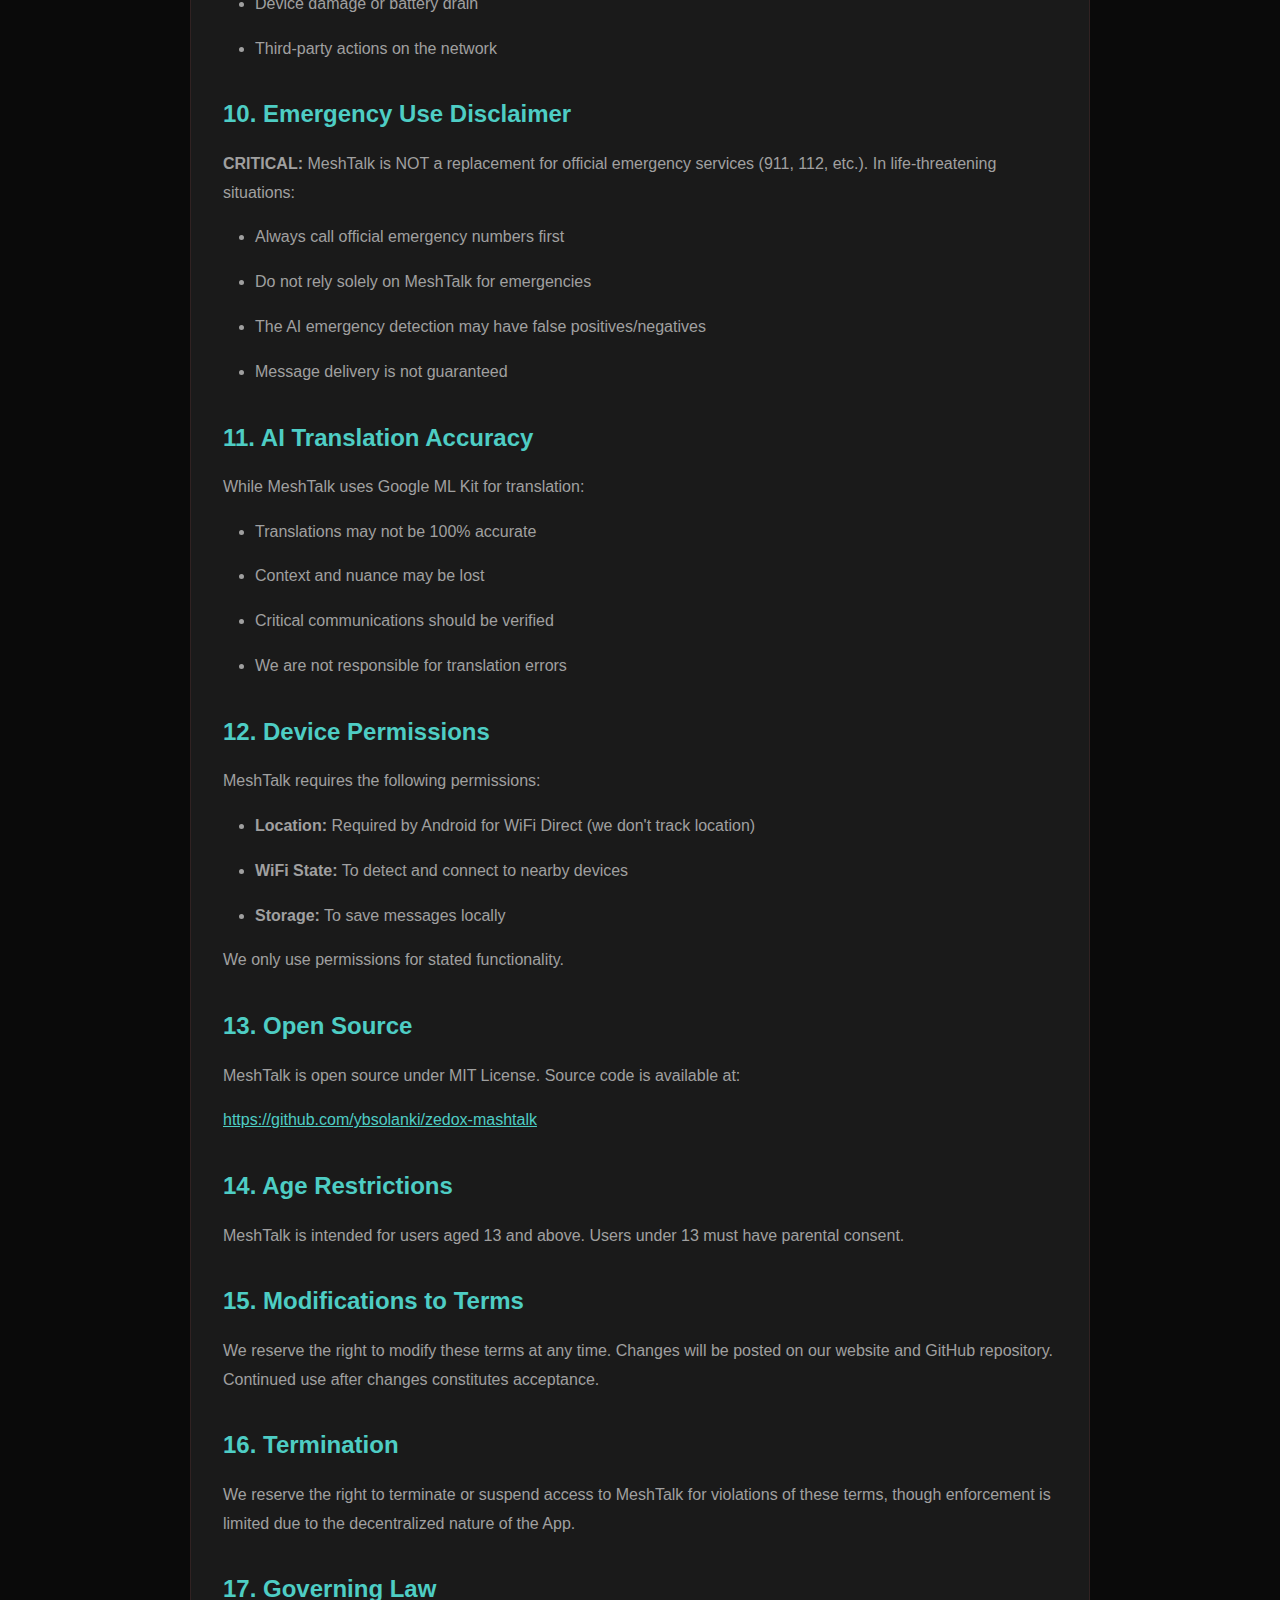
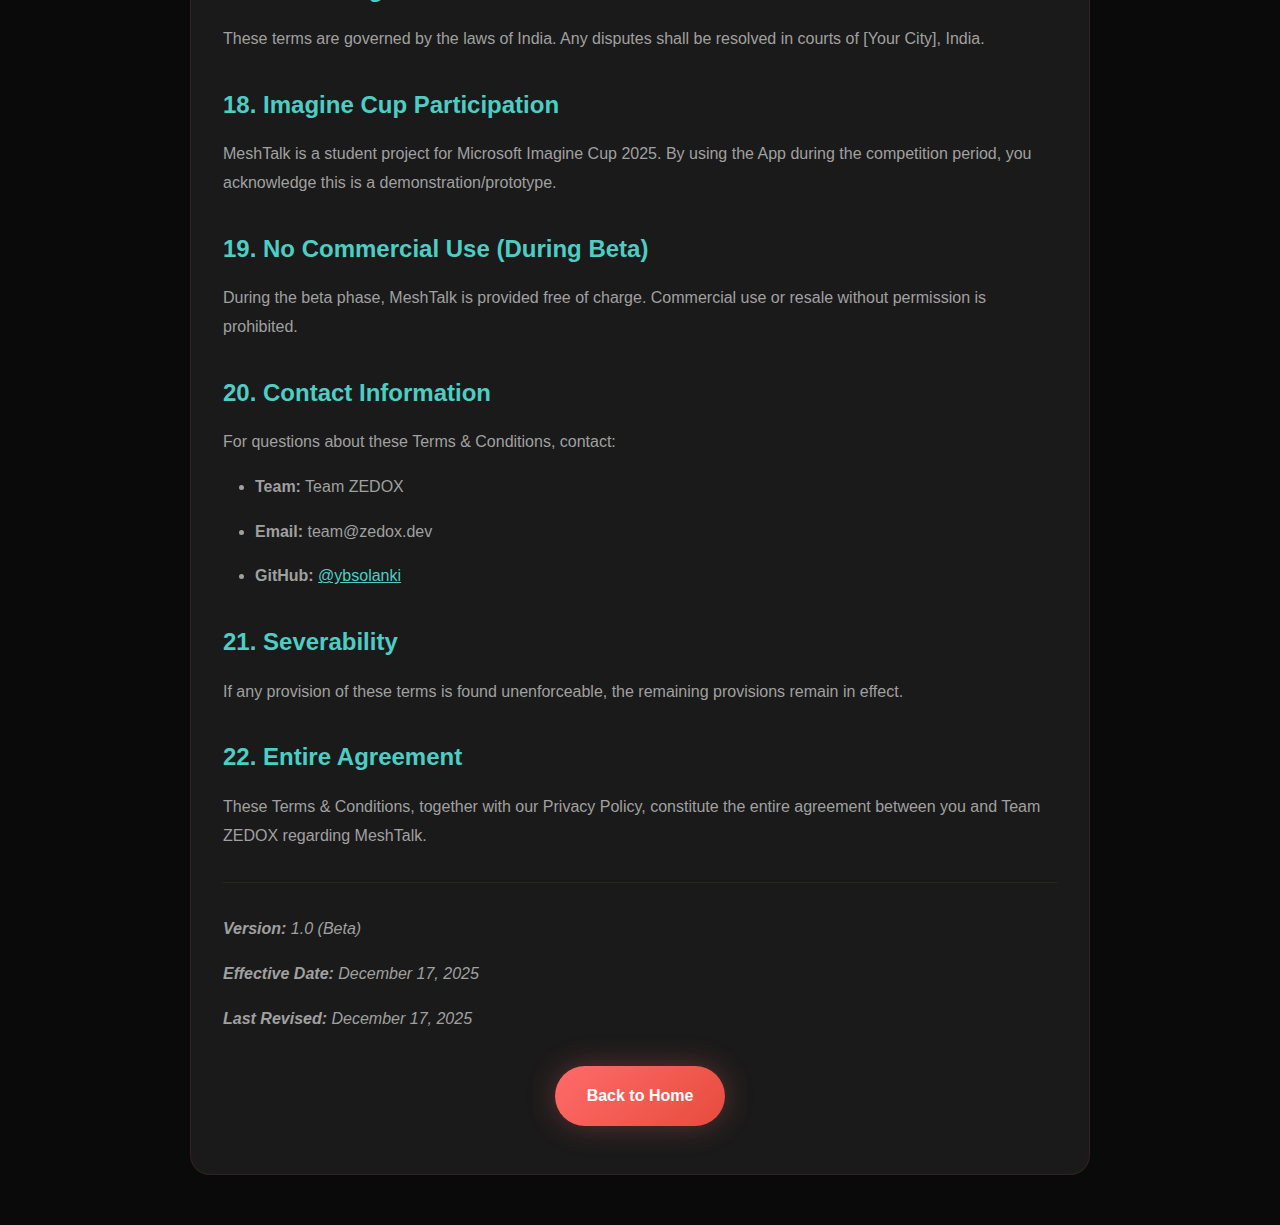
<file: docs/terms.html>
<!DOCTYPE html>
<html lang="en">
<head>
    <meta charset="UTF-8">
    <meta name="viewport" content="width=device-width, initial-scale=1.0">
    <title>Terms & Conditions - MeshTalk</title>
    <link rel="stylesheet" href="css/style.css">
    <style>
        .legal-page {
            max-width: 900px;
            margin: 100px auto 50px;
            padding: 2rem;
            background: var(--card-bg);
            border-radius: 20px;
            border: 1px solid rgba(255, 107, 107, 0.1);
        }
        .legal-page h1 {
            color: var(--primary-color);
            margin-bottom: 1rem;
        }
        .legal-page h2 {
            color: var(--secondary-color);
            margin-top: 2rem;
            margin-bottom: 1rem;
        }
        .legal-page p, .legal-page li {
            color: var(--text-secondary);
            line-height: 1.8;
            margin-bottom: 1rem;
        }
        .legal-page ul {
            margin-left: 2rem;
        }
        .back-link {
            display: inline-block;
            margin-bottom: 2rem;
            color: var(--primary-color);
            text-decoration: none;
        }
        .back-link:hover {
            text-decoration: underline;
        }
        .last-updated {
            font-style: italic;
            color: var(--text-secondary);
            margin-top: 2rem;
            padding-top: 2rem;
            border-top: 1px solid rgba(255, 107, 107, 0.1);
        }
    </style>
</head>
<body>
    <div class="legal-page container">
        <a href="index.html" class="back-link">← Back to Home</a>
        
        <h1>Terms & Conditions</h1>
        <p class="last-updated">Last Updated: December 17, 2025</p>
        
        <h2>1. Acceptance of Terms</h2>
        <p>By downloading, installing, or using MeshTalk ("the App"), you agree to be bound by these Terms and Conditions. If you do not agree to these terms, please do not use the App.</p>
        
        <h2>2. About MeshTalk</h2>
        <p>MeshTalk is an offline mesh communication application developed by Team ZEDOX for the Microsoft Imagine Cup 2025 competition. The App enables peer-to-peer communication using WiFi Direct technology without requiring internet connectivity.</p>
        
        <h2>3. Use License</h2>
        <p>MeshTalk is provided under the MIT License as open-source software. You are granted permission to:</p>
        <ul>
            <li>Use the App for personal, educational, or commercial purposes</li>
            <li>Modify the source code</li>
            <li>Distribute copies of the App</li>
            <li>Contribute to the project development</li>
        </ul>
        <p>Subject to the conditions outlined in the MIT License available in our GitHub repository.</p>
        
        <h2>4. Beta Software Disclaimer</h2>
        <p><strong>IMPORTANT:</strong> MeshTalk is currently in BETA development phase as part of Imagine Cup 2025. The App may contain bugs, errors, or incomplete features. Use at your own risk.</p>
        <ul>
            <li>Features may change without notice</li>
            <li>Service interruptions may occur</li>
            <li>Data loss may happen during updates</li>
            <li>No guarantee of continuous operation</li>
        </ul>
        
        <h2>5. User Responsibilities</h2>
        <p>You agree to:</p>
        <ul>
            <li>Use the App legally and ethically</li>
            <li>Not use the App for illegal activities</li>
            <li>Not transmit harmful, threatening, or abusive content</li>
            <li>Not attempt to hack, disrupt, or damage the App</li>
            <li>Respect other users' privacy and data</li>
            <li>Comply with all local laws regarding communication</li>
        </ul>
        
        <h2>6. Prohibited Uses</h2>
        <p>You must NOT use MeshTalk to:</p>
        <ul>
            <li>Transmit illegal content</li>
            <li>Harass, threaten, or harm others</li>
            <li>Spread misinformation or malware</li>
            <li>Violate intellectual property rights</li>
            <li>Impersonate others</li>
            <li>Interfere with network security</li>
        </ul>
        
        <h2>7. Privacy & Data</h2>
        <p>MeshTalk is designed with privacy in mind:</p>
        <ul>
            <li><strong>No Cloud Servers:</strong> All communication is peer-to-peer</li>
            <li><strong>Local Storage:</strong> Messages stored only on your device</li>
            <li><strong>No Tracking:</strong> We do not collect analytics or user data</li>
            <li><strong>Your Responsibility:</strong> You control what data you share</li>
        </ul>
        <p>See our <a href="privacy.html" style="color: var(--secondary-color);">Privacy Policy</a> for more details.</p>
        
        <h2>8. Disclaimer of Warranties</h2>
        <p>THE APP IS PROVIDED "AS IS" WITHOUT WARRANTY OF ANY KIND. Team ZEDOX disclaims all warranties, including but not limited to:</p>
        <ul>
            <li>Merchantability</li>
            <li>Fitness for a particular purpose</li>
            <li>Non-infringement</li>
            <li>Uninterrupted or error-free operation</li>
            <li>Accuracy of AI translations</li>
            <li>Reliability of emergency detection</li>
        </ul>
        
        <h2>9. Limitation of Liability</h2>
        <p>Team ZEDOX shall NOT be liable for:</p>
        <ul>
            <li>Any damages arising from use of the App</li>
            <li>Loss of data or messages</li>
            <li>Inability to communicate during emergencies</li>
            <li>Incorrect AI translations</li>
            <li>Missed emergency messages</li>
            <li>Device damage or battery drain</li>
            <li>Third-party actions on the network</li>
        </ul>
        
        <h2>10. Emergency Use Disclaimer</h2>
        <p><strong>CRITICAL:</strong> MeshTalk is NOT a replacement for official emergency services (911, 112, etc.). In life-threatening situations:</p>
        <ul>
            <li>Always call official emergency numbers first</li>
            <li>Do not rely solely on MeshTalk for emergencies</li>
            <li>The AI emergency detection may have false positives/negatives</li>
            <li>Message delivery is not guaranteed</li>
        </ul>
        
        <h2>11. AI Translation Accuracy</h2>
        <p>While MeshTalk uses Google ML Kit for translation:</p>
        <ul>
            <li>Translations may not be 100% accurate</li>
            <li>Context and nuance may be lost</li>
            <li>Critical communications should be verified</li>
            <li>We are not responsible for translation errors</li>
        </ul>
        
        <h2>12. Device Permissions</h2>
        <p>MeshTalk requires the following permissions:</p>
        <ul>
            <li><strong>Location:</strong> Required by Android for WiFi Direct (we don't track location)</li>
            <li><strong>WiFi State:</strong> To detect and connect to nearby devices</li>
            <li><strong>Storage:</strong> To save messages locally</li>
        </ul>
        <p>We only use permissions for stated functionality.</p>
        
        <h2>13. Open Source</h2>
        <p>MeshTalk is open source under MIT License. Source code is available at:</p>
        <p><a href="https://github.com/ybsolanki/zedox-mashtalk" style="color: var(--secondary-color);">https://github.com/ybsolanki/zedox-mashtalk</a></p>
        
        <h2>14. Age Restrictions</h2>
        <p>MeshTalk is intended for users aged 13 and above. Users under 13 must have parental consent.</p>
        
        <h2>15. Modifications to Terms</h2>
        <p>We reserve the right to modify these terms at any time. Changes will be posted on our website and GitHub repository. Continued use after changes constitutes acceptance.</p>
        
        <h2>16. Termination</h2>
        <p>We reserve the right to terminate or suspend access to MeshTalk for violations of these terms, though enforcement is limited due to the decentralized nature of the App.</p>
        
        <h2>17. Governing Law</h2>
        <p>These terms are governed by the laws of India. Any disputes shall be resolved in courts of [Your City], India.</p>
        
        <h2>18. Imagine Cup Participation</h2>
        <p>MeshTalk is a student project for Microsoft Imagine Cup 2025. By using the App during the competition period, you acknowledge this is a demonstration/prototype.</p>
        
        <h2>19. No Commercial Use (During Beta)</h2>
        <p>During the beta phase, MeshTalk is provided free of charge. Commercial use or resale without permission is prohibited.</p>
        
        <h2>20. Contact Information</h2>
        <p>For questions about these Terms & Conditions, contact:</p>
        <ul>
            <li><strong>Team:</strong> Team ZEDOX</li>
            <li><strong>Email:</strong> team@zedox.dev</li>
            <li><strong>GitHub:</strong> <a href="https://github.com/ybsolanki" style="color: var(--secondary-color);">@ybsolanki</a></li>
        </ul>
        
        <h2>21. Severability</h2>
        <p>If any provision of these terms is found unenforceable, the remaining provisions remain in effect.</p>
        
        <h2>22. Entire Agreement</h2>
        <p>These Terms & Conditions, together with our Privacy Policy, constitute the entire agreement between you and Team ZEDOX regarding MeshTalk.</p>
        
        <div class="last-updated">
            <p><strong>Version:</strong> 1.0 (Beta)</p>
            <p><strong>Effective Date:</strong> December 17, 2025</p>
            <p><strong>Last Revised:</strong> December 17, 2025</p>
        </div>
        
        <p style="margin-top: 2rem; text-align: center;">
            <a href="index.html" class="btn btn-primary">Back to Home</a>
        </p>
    </div>
</body>
</html>
</file>
<file: docs/css/style.css>
/* ===== VARIABLES ===== */
:root {
    --primary-color: #FF6B6B;
    --secondary-color: #4ECDC4;
    --dark-bg: #0a0a0a;
    --darker-bg: #050505;
    --card-bg: #1a1a1a;
    --text-primary: #ffffff;
    --text-secondary: #a0a0a0;
    --gradient-1: linear-gradient(135deg, #FF6B6B 0%, #E74C3C 100%);
    --gradient-2: linear-gradient(135deg, #4ECDC4 0%, #3EBDB4 100%);
    --shadow-glow: 0 0 30px rgba(255, 107, 107, 0.3);
    --transition: all 0.3s cubic-bezier(0.4, 0, 0.2, 1);
}

/* ===== RESET & BASE ===== */
* {
    margin: 0;
    padding: 0;
    box-sizing: border-box;
}

html {
    scroll-behavior: smooth;
}

body {
    font-family: 'Inter', 'Segoe UI', sans-serif;
    background-color: var(--dark-bg);
    color: var(--text-primary);
    line-height: 1.6;
    overflow-x: hidden;
}

.container {
    max-width: 1200px;
    margin: 0 auto;
    padding: 0 2rem;
}

/* ===== NAVIGATION ===== */
.navbar {
    position: fixed;
    top: 0;
    width: 100%;
    background: rgba(10, 10, 10, 0.95);
    backdrop-filter: blur(10px);
    z-index: 1000;
    border-bottom: 1px solid rgba(255, 107, 107, 0.1);
}

.navbar .container {
    display: flex;
    justify-content: space-between;
    align-items: center;
    padding: 1rem 2rem;
}

.nav-brand {
    display: flex;
    align-items: center;
    gap: 0.5rem;
}

.logo {
    font-size: 1.5rem;
    font-weight: 700;
    background: var(--gradient-1);
    -webkit-background-clip: text;
    -webkit-text-fill-color: transparent;
    background-clip: text;
}

.team {
    font-size: 0.9rem;
    color: var(--text-secondary);
}

.nav-menu {
    display: flex;
    list-style: none;
    gap: 2rem;
}

.nav-link {
    color: var(--text-secondary);
    text-decoration: none;
    transition: var(--transition);
    position: relative;
}

.nav-link::after {
    content: '';
    position: absolute;
    bottom: -5px;
    left: 0;
    width: 0;
    height: 2px;
    background: var(--gradient-1);
    transition: var(--transition);
}

.nav-link:hover {
    color: var(--primary-color);
}

.nav-link:hover::after {
    width: 100%;
}

.hamburger {
    display: none;
    flex-direction: column;
    gap: 5px;
    cursor: pointer;
}

.hamburger span {
    width: 25px;
    height: 3px;
    background: var(--primary-color);
    transition: var(--transition);
}

/* ===== HERO SECTION ===== */
.hero {
    min-height: 100vh;
    display: flex;
    align-items: center;
    justify-content: center;
    position: relative;
    overflow: hidden;
    padding-top: 80px;
}

.hero-particles {
    position: absolute;
    width: 100%;
    height: 100%;
    background-image: 
        radial-gradient(circle at 20% 30%, rgba(255, 107, 107, 0.1) 0%, transparent 50%),
        radial-gradient(circle at 80% 70%, rgba(78, 205, 196, 0.1) 0%, transparent 50%);
    animation: float 15s ease-in-out infinite;
}

@keyframes float {
    0%, 100% { transform: translateY(0); }
    50% { transform: translateY(-20px); }
}

.hero-content {
    text-align: center;
    z-index: 1;
    position: relative;
}

.glitch {
    font-size: 5rem;
    font-weight: 900;
    background: var(--gradient-1);
    -webkit-background-clip: text;
    -webkit-text-fill-color: transparent;
    background-clip: text;
    margin-bottom: 1rem;
    animation: glow 2s ease-in-out infinite alternate;
}

@keyframes glow {
    from { filter: drop-shadow(0 0 20px rgba(255, 107, 107, 0.5)); }
    to { filter: drop-shadow(0 0 40px rgba(255, 107, 107, 0.8)); }
}

.hero-subtitle {
    font-size: 1.8rem;
    color: var(--secondary-color);
    margin-bottom: 1rem;
}

.hero-description {
    font-size: 1.2rem;
    color: var(--text-secondary);
    max-width: 700px;
    margin: 0 auto 2rem;
}

.hero-buttons {
    display: flex;
    gap: 1rem;
    justify-content: center;
    margin-bottom: 3rem;
}

.btn {
    padding: 1rem 2rem;
    border-radius: 50px;
    text-decoration: none;
    font-weight: 600;
    transition: var(--transition);
    display: inline-flex;
    align-items: center;
    gap: 0.5rem;
    border: none;
    cursor: pointer;
    font-size: 1rem;
}

.btn-primary {
    background: var(--gradient-1);
    color: white;
    box-shadow: var(--shadow-glow);
}

.btn-primary:hover {
    transform: translateY(-3px);
    box-shadow: 0 10px 40px rgba(255, 107, 107, 0.4);
}

.btn-secondary {
    background: transparent;
    color: var(--primary-color);
    border: 2px solid var(--primary-color);
}

.btn-secondary:hover {
    background: var(--primary-color);
    color: white;
}

.hero-stats {
    display: flex;
    justify-content: center;
    gap: 3rem;
    margin-top: 3rem;
}

.stat {
    display: flex;
    flex-direction: column;
    align-items: center;
}

.stat-number {
    font-size: 2.5rem;
    font-weight: 700;
    background: var(--gradient-2);
    -webkit-background-clip: text;
    -webkit-text-fill-color: transparent;
    background-clip: text;
}

.stat-label {
    color: var(--text-secondary);
    font-size: 0.9rem;
}

.scroll-indicator {
    position: absolute;
    bottom: 2rem;
    left: 50%;
    transform: translateX(-50%);
    font-size: 2rem;
    color: var(--primary-color);
    animation: bounce 2s infinite;
}

@keyframes bounce {
    0%, 100% { transform: translate(-50%, 0); }
    50% { transform: translate(-50%, 10px); }
}

/* ===== SECTIONS ===== */
section {
    padding: 5rem 0;
}

.section-title {
    font-size: 3rem;
    text-align: center;
    margin-bottom: 1rem;
    background: var(--gradient-1);
    -webkit-background-clip: text;
    -webkit-text-fill-color: transparent;
    background-clip: text;
}

.section-subtitle {
    text-align: center;
    color: var(--text-secondary);
    font-size: 1.2rem;
    margin-bottom: 3rem;
}

/* ===== PROBLEM SECTION ===== */
.problem {
    background: var(--darker-bg);
}

.problem-grid {
    display: grid;
    grid-template-columns: repeat(auto-fit, minmax(300px, 1fr));
    gap: 2rem;
    margin-top: 3rem;
}

.problem-card {
    background: var(--card-bg);
    padding: 2rem;
    border-radius: 20px;
    text-align: center;
    border: 1px solid rgba(255, 107, 107, 0.1);
    transition: var(--transition);
}

.problem-card:hover {
    transform: translateY(-10px);
    border-color: var(--primary-color);
    box-shadow: var(--shadow-glow);
}

.problem-icon {
    font-size: 4rem;
    margin-bottom: 1rem;
}

.problem-card h3 {
    font-size: 2rem;
    color: var(--primary-color);
    margin-bottom: 0.5rem;
}

/* ===== FEATURES SECTION ===== */
.features-grid {
    display: grid;
    grid-template-columns: repeat(auto-fit, minmax(300px, 1fr));
    gap: 2rem;
    margin-top: 3rem;
}

.feature-card {
    background: var(--card-bg);
    padding: 2.5rem;
    border-radius: 20px;
    border: 1px solid rgba(78, 205, 196, 0.1);
    transition: var(--transition);
    position: relative;
    overflow: hidden;
}

.feature-card::before {
    content: '';
    position: absolute;
    top: 0;
    left: 0;
    width: 100%;
    height: 100%;
    background: var(--gradient-2);
    opacity: 0;
    transition: var(--transition);
}

.feature-card:hover::before {
    opacity: 0.05;
}

.feature-card:hover {
    transform: translateY(-10px);
    border-color: var(--secondary-color);
    box-shadow: 0 10px 40px rgba(78, 205, 196, 0.2);
}

.feature-icon {
    font-size: 3rem;
    color: var(--secondary-color);
    margin-bottom: 1rem;
}

.feature-card h3 {
    font-size: 1.5rem;
    margin-bottom: 1rem;
    color: var(--text-primary);
}

.feature-card p {
    color: var(--text-secondary);
}

/* ===== HOW IT WORKS ===== */
.how-it-works {
    background: var(--darker-bg);
}

.timeline {
    max-width: 800px;
    margin: 3rem auto;
}

.timeline-item {
    display: flex;
    gap: 2rem;
    margin-bottom: 3rem;
    align-items: center;
}

.timeline-number {
    min-width: 60px;
    height: 60px;
    border-radius: 50%;
    background: var(--gradient-1);
    display: flex;
    align-items: center;
    justify-content: center;
    font-size: 1.5rem;
    font-weight: 700;
}

.timeline-content h3 {
    font-size: 1.5rem;
    margin-bottom: 0.5rem;
}

.timeline-content p {
    color: var(--text-secondary);
}

/* ===== DOWNLOAD SECTION ===== */
.download {
    background: var(--card-bg);
}

.download-content {
    display: flex;
    justify-content: space-around;
    align-items: center;
    gap: 3rem;
    margin-top: 3rem;
}

.download-info ul {
    list-style: none;
    margin-top: 1rem;
}

.download-info li {
    margin: 0.5rem 0;
    color: var(--text-secondary);
}

.download-info li i {
    color: var(--secondary-color);
    margin-right: 0.5rem;
}

.btn-download {
    background: var(--gradient-1);
    padding: 1.5rem 3rem;
    border-radius: 15px;
    display: flex;
    align-items: center;
    gap: 1rem;
    font-size: 3rem;
    box-shadow: var(--shadow-glow);
}

.btn-download:hover {
    transform: scale(1.05);
}

.btn-download div {
    display: flex;
    flex-direction: column;
    align-items: flex-start;
}

.btn-small {
    font-size: 0.9rem;
}

.btn-large {
    font-size: 1.5rem;
    font-weight: 700;
}

.download-note {
    margin-top: 1rem;
    color: var(--text-secondary);
    text-align: center;
}

.download-links {
    display: flex;
    gap: 1rem;
    justify-content: center;
    margin-top: 1rem;
}

.download-link {
    color: var(--secondary-color);
    text-decoration: none;
}

.download-link:hover {
    text-decoration: underline;
}

/* ===== TEAM SECTION ===== */
.team {
    background: var(--darker-bg);
}

.team-grid {
    display: grid;
    grid-template-columns: repeat(auto-fit, minmax(250px, 1fr));
    gap: 2rem;
    margin-top: 3rem;
}

.team-card {
    background: var(--card-bg);
    padding: 2rem;
    border-radius: 20px;
    text-align: center;
    border: 1px solid rgba(255, 107, 107, 0.1);
    transition: var(--transition);
}

.team-card:hover {
    transform: translateY(-10px);
    border-color: var(--primary-color);
    box-shadow: var(--shadow-glow);
}

.team-avatar {
    width: 100px;
    height: 100px;
    margin: 0 auto 1rem;
    border-radius: 50%;
    background: var(--gradient-1);
    display: flex;
    align-items: center;
    justify-content: center;
    font-size: 3rem;
}

.team-role {
    color: var(--secondary-color);
    font-weight: 600;
    margin: 0.5rem 0;
}

.team-desc {
    color: var(--text-secondary);
    font-size: 0.9rem;
}

.team-social {
    margin-top: 1rem;
}

.team-social a {
    color: var(--text-secondary);
    font-size: 1.5rem;
    transition: var(--transition);
}

.team-social a:hover {
    color: var(--primary-color);
}

.team-motto {
    margin-top: 4rem;
    text-align: center;
    padding: 2rem;
    background: var(--card-bg);
    border-radius: 20px;
}

.team-motto h3 {
    font-size: 2rem;
    margin-bottom: 1rem;
}

/* ===== CONTACT SECTION ===== */
.contact {
    background: var(--card-bg);
}

.contact-content {
    display: flex;
    justify-content: center;
    margin-top: 3rem;
}

.contact-items {
    margin-top: 2rem;
}

.contact-item {
    display: flex;
    align-items: center;
    gap: 1rem;
    margin: 1rem 0;
    font-size: 1.1rem;
}

.contact-item i {
    color: var(--primary-color);
    font-size: 1.5rem;
}

.contact-item a {
    color: var(--secondary-color);
    text-decoration: none;
}

/* ===== FOOTER ===== */
.footer {
    background: var(--darker-bg);
    padding: 3rem 0 1rem;
    border-top: 1px solid rgba(255, 107, 107, 0.1);
}

.footer-content {
    display: grid;
    grid-template-columns: repeat(auto-fit, minmax(200px, 1fr));
    gap: 2rem;
    margin-bottom: 2rem;
}

.footer-section h4 {
    color: var(--primary-color);
    margin-bottom: 1rem;
}

.footer-section ul {
    list-style: none;
}

.footer-section li {
    margin: 0.5rem 0;
}

.footer-section a {
    color: var(--text-secondary);
    text-decoration: none;
    transition: var(--transition);
}

.footer-section a:hover {
    color: var(--primary-color);
}

.footer-tagline {
    color: var(--text-secondary);
    font-style: italic;
}

.footer-social {
    display: flex;
    gap: 1rem;
    margin-top: 1rem;
}

.footer-social a {
    font-size: 1.5rem;
}

.footer-bottom {
    text-align: center;
    padding-top: 2rem;
    border-top: 1px solid rgba(255, 107, 107, 0.1);
    color: var(--text-secondary);
}

.footer-license {
    margin-top: 0.5rem;
    font-size: 0.9rem;
}

/* ===== RESPONSIVE ===== */
@media (max-width: 768px) {
    .nav-menu {
        position: fixed;
        right: -100%;
        top: 70px;
        flex-direction: column;
        background: var(--darker-bg);
        width: 100%;
        text-align: center;
        transition: 0.3s;
        padding: 2rem 0;
    }
    
    .nav-menu.active {
        right: 0;
    }
    
    .hamburger {
        display: flex;
    }
    
    .glitch {
        font-size: 3rem;
    }
    
    .hero-stats {
        flex-direction: column;
        gap: 1.5rem;
    }
    
    .download-content {
        flex-direction: column;
    }
}

/* ===== ANIMATIONS ===== */
.fade-in {
    animation: fadeIn 1s ease-in;
}

@keyframes fadeIn {
    from {
        opacity: 0;
        transform: translateY(30px);
    }
    to {
        opacity: 1;
        transform: translateY(0);
    }
}

[data-aos] {
    opacity: 0;
    transition: opacity 0.6s ease, transform 0.6s ease;
}

[data-aos].aos-animate {
    opacity: 1;
}

[data-aos="fade-up"].aos-animate {
    transform: translateY(0);
}

[data-aos="fade-up"] {
    transform: translateY(30px);
}

[data-aos="zoom-in"].aos-animate {
    transform: scale(1);
}

[data-aos="zoom-in"] {
    transform: scale(0.9);
}
</file>
